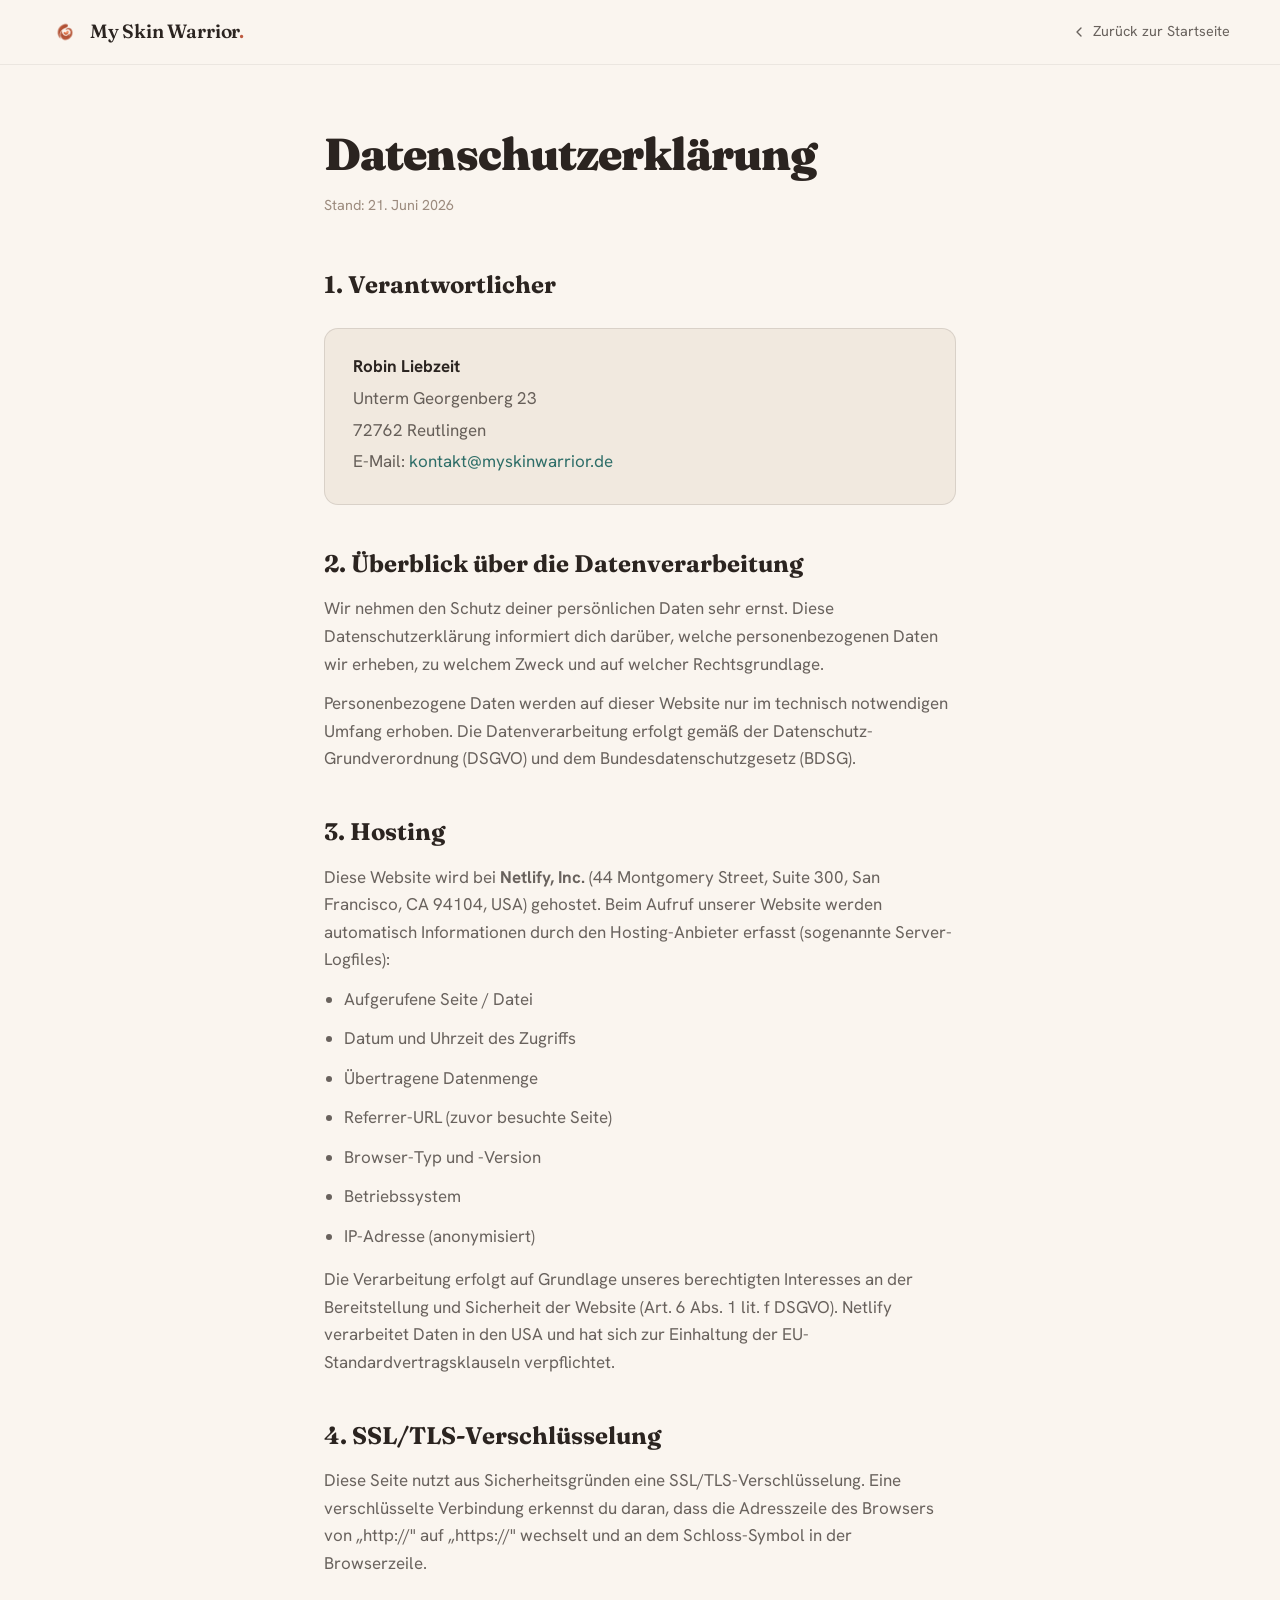
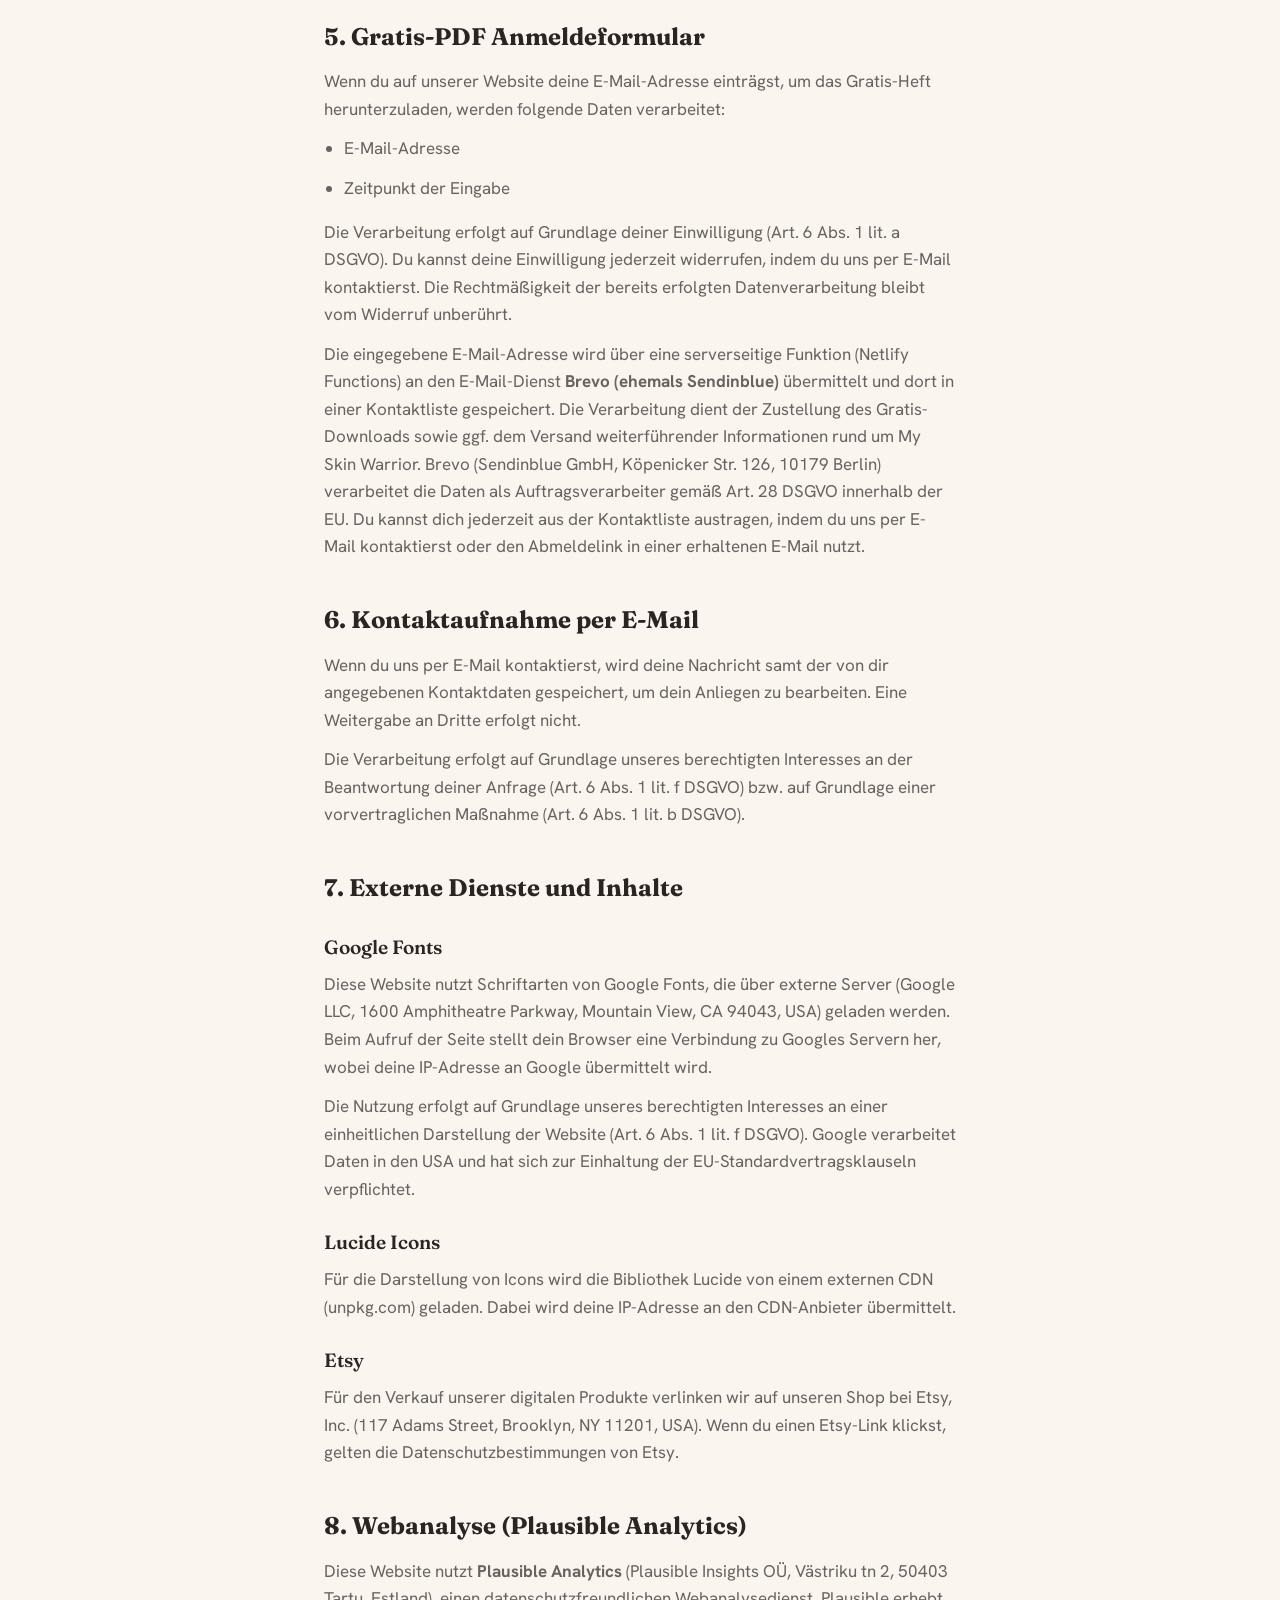
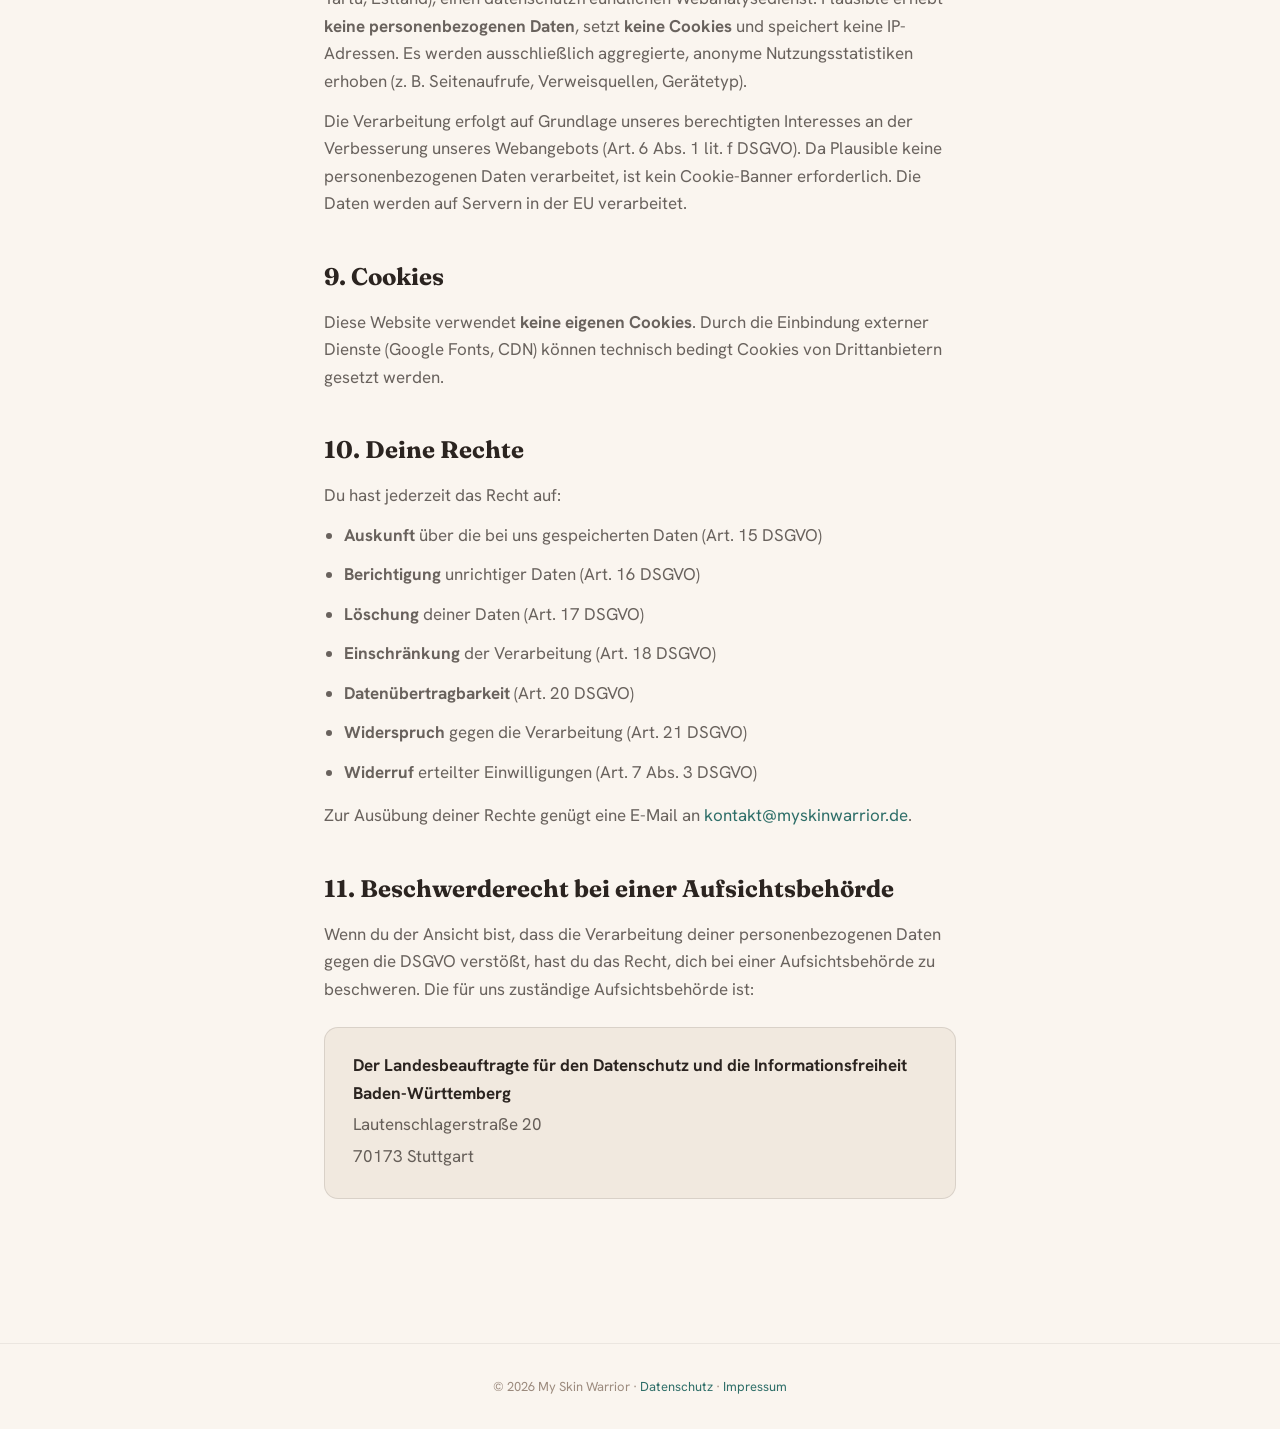
<file: datenschutz.html>
<!DOCTYPE html>
<html lang="de">
<head>
<meta charset="UTF-8">
<meta name="viewport" content="width=device-width, initial-scale=1.0">
<title>Datenschutzerklärung — My Skin Warrior</title>
<meta name="robots" content="noindex, follow">
<link rel="canonical" href="https://myskinwarrior.de/datenschutz.html">
<meta name="theme-color" content="#FAF5EF">
<link rel="icon" href="assets/icons/icon-192.png" sizes="192x192">
<link rel="apple-touch-icon" href="assets/icons/apple-touch-icon.png">
<link rel="stylesheet" href="tokens.css">
<script defer data-domain="myskinwarrior.de" src="https://plausible.io/js/script.outbound-links.js"></script>
<style>
  *, *::before, *::after { box-sizing: border-box; margin: 0; padding: 0; }
  html { scroll-behavior: smooth; }
  body {
    font-family: var(--font-body); background: var(--paper); color: var(--fg1);
    font-size: var(--text-base); line-height: var(--lh-body);
    -webkit-font-smoothing: antialiased;
  }
  a { color: var(--petrol); text-decoration: none; }
  a:hover { text-decoration: underline; }

  .site-header {
    position: sticky; top: 0; z-index: 100; background: var(--paper);
    border-bottom: 1px solid var(--line-soft); padding: 0 40px;
  }
  .header-inner {
    max-width: 1180px; margin: 0 auto; height: 64px;
    display: flex; align-items: center; justify-content: space-between;
  }
  .brand { display: inline-flex; align-items: center; gap: 10px; text-decoration: none; color: var(--fg1); }
  .brand img { width: 30px; height: 30px; }
  .brand .wordmark { font-family: var(--font-display); font-weight: 600; font-size: 1.2rem; letter-spacing: -0.01em; }
  .brand .dot { color: var(--terracotta); }
  .nav-back {
    display: inline-flex; align-items: center; gap: 6px;
    font-size: var(--text-sm); color: var(--fg2); text-decoration: none;
  }
  .nav-back:hover { color: var(--fg1); }
  .nav-back svg { width: 16px; height: 16px; fill: none; stroke: currentColor; stroke-width: 2; stroke-linecap: round; stroke-linejoin: round; }

  .legal { max-width: 680px; margin: 0 auto; padding: 64px 24px 120px; }
  .legal h1 {
    font-family: var(--font-display); font-weight: 900; font-size: clamp(2rem, 4vw, 2.8rem);
    line-height: 1.1; letter-spacing: var(--ls-tight); margin-bottom: 16px;
  }
  .legal .last-updated { font-size: var(--text-sm); color: var(--taupe); margin-bottom: 48px; }
  .legal h2 {
    font-family: var(--font-display); font-weight: 700; font-size: var(--text-lg);
    margin: 40px 0 12px; color: var(--fg1);
  }
  .legal h3 {
    font-family: var(--font-display); font-weight: 600; font-size: var(--text-md);
    margin: 24px 0 8px; color: var(--fg1);
  }
  .legal p, .legal li { color: var(--fg2); margin-bottom: 12px; }
  .legal ul { padding-left: 20px; margin-bottom: 16px; }
  .legal .info-block {
    background: var(--sand); border: 1px solid var(--line); border-radius: var(--r-card);
    padding: 24px 28px; margin: 24px 0;
  }
  .legal .info-block p { margin-bottom: 4px; }
  .legal .info-block strong { color: var(--fg1); }

  footer {
    border-top: 1px solid var(--line-soft); padding: 32px 40px; text-align: center;
  }
  footer p { font-size: 13px; color: var(--taupe); }
  footer a { color: var(--petrol); text-decoration: none; }
  footer a:hover { text-decoration: underline; }

  /* Dezentes Einblenden des Inhalts (CSS-only, respektiert reduced motion) */
  @media (prefers-reduced-motion: no-preference) {
    .legal { animation: legalFadeUp 0.6s var(--ease-out, ease-out) both; }
    @keyframes legalFadeUp {
      from { opacity: 0; transform: translateY(14px); }
      to   { opacity: 1; transform: none; }
    }
  }

  @media (max-width: 680px) {
    .site-header { padding: 0 20px; }
    .legal { padding: 40px 20px 80px; }
    footer { padding: 28px 20px; }
  }
</style>
</head>
<body>

<header class="site-header">
  <div class="header-inner">
    <a class="brand" href="index.html" aria-label="My Skin Warrior — Startseite">
      <img src="assets/logo.png" alt="">
      <span class="wordmark">My Skin Warrior<span class="dot">.</span></span>
    </a>
    <a class="nav-back" href="index.html">
      <svg viewBox="0 0 24 24"><polyline points="15 18 9 12 15 6"/></svg>
      Zurück zur Startseite
    </a>
  </div>
</header>

<div class="legal">
  <h1>Datenschutzerklärung</h1>
  <p class="last-updated">Stand: 21. Juni 2026</p>

  <!-- 1. VERANTWORTLICHER -->
  <h2>1. Verantwortlicher</h2>
  <div class="info-block">
    <p><strong>Robin Liebzeit</strong></p>
    <p>Unterm Georgenberg 23</p>
    <p>72762 Reutlingen</p>
    <p>E-Mail: <a href="mailto:kontakt@myskinwarrior.de">kontakt@myskinwarrior.de</a></p>
  </div>

  <!-- 2. ÜBERBLICK -->
  <h2>2. Überblick über die Datenverarbeitung</h2>
  <p>Wir nehmen den Schutz deiner persönlichen Daten sehr ernst. Diese Datenschutzerklärung informiert dich darüber, welche personenbezogenen Daten wir erheben, zu welchem Zweck und auf welcher Rechtsgrundlage.</p>
  <p>Personenbezogene Daten werden auf dieser Website nur im technisch notwendigen Umfang erhoben. Die Datenverarbeitung erfolgt gemäß der Datenschutz-Grundverordnung (DSGVO) und dem Bundesdatenschutzgesetz (BDSG).</p>

  <!-- 3. HOSTING -->
  <h2>3. Hosting</h2>
  <p>Diese Website wird bei <strong>Netlify, Inc.</strong> (44 Montgomery Street, Suite 300, San Francisco, CA 94104, USA) gehostet. Beim Aufruf unserer Website werden automatisch Informationen durch den Hosting-Anbieter erfasst (sogenannte Server-Logfiles):</p>
  <ul>
    <li>Aufgerufene Seite / Datei</li>
    <li>Datum und Uhrzeit des Zugriffs</li>
    <li>Übertragene Datenmenge</li>
    <li>Referrer-URL (zuvor besuchte Seite)</li>
    <li>Browser-Typ und -Version</li>
    <li>Betriebssystem</li>
    <li>IP-Adresse (anonymisiert)</li>
  </ul>
  <p>Die Verarbeitung erfolgt auf Grundlage unseres berechtigten Interesses an der Bereitstellung und Sicherheit der Website (Art. 6 Abs. 1 lit. f DSGVO). Netlify verarbeitet Daten in den USA und hat sich zur Einhaltung der EU-Standardvertragsklauseln verpflichtet.</p>

  <!-- 4. SSL/TLS -->
  <h2>4. SSL/TLS-Verschlüsselung</h2>
  <p>Diese Seite nutzt aus Sicherheitsgründen eine SSL/TLS-Verschlüsselung. Eine verschlüsselte Verbindung erkennst du daran, dass die Adresszeile des Browsers von „http://" auf „https://" wechselt und an dem Schloss-Symbol in der Browserzeile.</p>

  <!-- 5. E-MAIL-FORMULAR -->
  <h2>5. Gratis-PDF Anmeldeformular</h2>
  <p>Wenn du auf unserer Website deine E-Mail-Adresse einträgst, um das Gratis-Heft herunterzuladen, werden folgende Daten verarbeitet:</p>
  <ul>
    <li>E-Mail-Adresse</li>
    <li>Zeitpunkt der Eingabe</li>
  </ul>
  <p>Die Verarbeitung erfolgt auf Grundlage deiner Einwilligung (Art. 6 Abs. 1 lit. a DSGVO). Du kannst deine Einwilligung jederzeit widerrufen, indem du uns per E-Mail kontaktierst. Die Rechtmäßigkeit der bereits erfolgten Datenverarbeitung bleibt vom Widerruf unberührt.</p>
  <p>Die eingegebene E-Mail-Adresse wird über eine serverseitige Funktion (Netlify Functions) an den E-Mail-Dienst <strong>Brevo (ehemals Sendinblue)</strong> übermittelt und dort in einer Kontaktliste gespeichert. Die Verarbeitung dient der Zustellung des Gratis-Downloads sowie ggf. dem Versand weiterführender Informationen rund um My Skin Warrior. Brevo (Sendinblue GmbH, Köpenicker Str. 126, 10179 Berlin) verarbeitet die Daten als Auftragsverarbeiter gemäß Art. 28 DSGVO innerhalb der EU. Du kannst dich jederzeit aus der Kontaktliste austragen, indem du uns per E-Mail kontaktierst oder den Abmeldelink in einer erhaltenen E-Mail nutzt.</p>

  <!-- 6. KONTAKTAUFNAHME -->
  <h2>6. Kontaktaufnahme per E-Mail</h2>
  <p>Wenn du uns per E-Mail kontaktierst, wird deine Nachricht samt der von dir angegebenen Kontaktdaten gespeichert, um dein Anliegen zu bearbeiten. Eine Weitergabe an Dritte erfolgt nicht.</p>
  <p>Die Verarbeitung erfolgt auf Grundlage unseres berechtigten Interesses an der Beantwortung deiner Anfrage (Art. 6 Abs. 1 lit. f DSGVO) bzw. auf Grundlage einer vorvertraglichen Maßnahme (Art. 6 Abs. 1 lit. b DSGVO).</p>

  <!-- 7. EXTERNE DIENSTE -->
  <h2>7. Externe Dienste und Inhalte</h2>

  <h3>Google Fonts</h3>
  <p>Diese Website nutzt Schriftarten von Google Fonts, die über externe Server (Google LLC, 1600 Amphitheatre Parkway, Mountain View, CA 94043, USA) geladen werden. Beim Aufruf der Seite stellt dein Browser eine Verbindung zu Googles Servern her, wobei deine IP-Adresse an Google übermittelt wird.</p>
  <p>Die Nutzung erfolgt auf Grundlage unseres berechtigten Interesses an einer einheitlichen Darstellung der Website (Art. 6 Abs. 1 lit. f DSGVO). Google verarbeitet Daten in den USA und hat sich zur Einhaltung der EU-Standardvertragsklauseln verpflichtet.</p>

  <h3>Lucide Icons</h3>
  <p>Für die Darstellung von Icons wird die Bibliothek Lucide von einem externen CDN (unpkg.com) geladen. Dabei wird deine IP-Adresse an den CDN-Anbieter übermittelt.</p>

  <h3>Etsy</h3>
  <p>Für den Verkauf unserer digitalen Produkte verlinken wir auf unseren Shop bei Etsy, Inc. (117 Adams Street, Brooklyn, NY 11201, USA). Wenn du einen Etsy-Link klickst, gelten die Datenschutzbestimmungen von Etsy.</p>

  <!-- 8. WEBANALYSE -->
  <h2>8. Webanalyse (Plausible Analytics)</h2>
  <p>Diese Website nutzt <strong>Plausible Analytics</strong> (Plausible Insights OÜ, Västriku tn 2, 50403 Tartu, Estland), einen datenschutzfreundlichen Webanalysedienst. Plausible erhebt <strong>keine personenbezogenen Daten</strong>, setzt <strong>keine Cookies</strong> und speichert keine IP-Adressen. Es werden ausschließlich aggregierte, anonyme Nutzungsstatistiken erhoben (z.&nbsp;B. Seitenaufrufe, Verweisquellen, Gerätetyp).</p>
  <p>Die Verarbeitung erfolgt auf Grundlage unseres berechtigten Interesses an der Verbesserung unseres Webangebots (Art. 6 Abs. 1 lit. f DSGVO). Da Plausible keine personenbezogenen Daten verarbeitet, ist kein Cookie-Banner erforderlich. Die Daten werden auf Servern in der EU verarbeitet.</p>

  <!-- 9. COOKIES -->
  <h2>9. Cookies</h2>
  <p>Diese Website verwendet <strong>keine eigenen Cookies</strong>. Durch die Einbindung externer Dienste (Google Fonts, CDN) können technisch bedingt Cookies von Drittanbietern gesetzt werden.</p>

  <!-- 10. DEINE RECHTE -->
  <h2>10. Deine Rechte</h2>
  <p>Du hast jederzeit das Recht auf:</p>
  <ul>
    <li><strong>Auskunft</strong> über die bei uns gespeicherten Daten (Art. 15 DSGVO)</li>
    <li><strong>Berichtigung</strong> unrichtiger Daten (Art. 16 DSGVO)</li>
    <li><strong>Löschung</strong> deiner Daten (Art. 17 DSGVO)</li>
    <li><strong>Einschränkung</strong> der Verarbeitung (Art. 18 DSGVO)</li>
    <li><strong>Datenübertragbarkeit</strong> (Art. 20 DSGVO)</li>
    <li><strong>Widerspruch</strong> gegen die Verarbeitung (Art. 21 DSGVO)</li>
    <li><strong>Widerruf</strong> erteilter Einwilligungen (Art. 7 Abs. 3 DSGVO)</li>
  </ul>
  <p>Zur Ausübung deiner Rechte genügt eine E-Mail an <a href="mailto:kontakt@myskinwarrior.de">kontakt@myskinwarrior.de</a>.</p>

  <!-- 11. BESCHWERDERECHT -->
  <h2>11. Beschwerderecht bei einer Aufsichtsbehörde</h2>
  <p>Wenn du der Ansicht bist, dass die Verarbeitung deiner personenbezogenen Daten gegen die DSGVO verstößt, hast du das Recht, dich bei einer Aufsichtsbehörde zu beschweren. Die für uns zuständige Aufsichtsbehörde ist:</p>
  <div class="info-block">
    <p><strong>Der Landesbeauftragte für den Datenschutz und die Informationsfreiheit Baden-Württemberg</strong></p>
    <p>Lautenschlagerstraße 20</p>
    <p>70173 Stuttgart</p>
  </div>
</div>

<footer>
  <p>© 2026 My Skin Warrior · <a href="datenschutz.html">Datenschutz</a> · <a href="impressum.html">Impressum</a></p>
</footer>

</body>
</html>
</file>
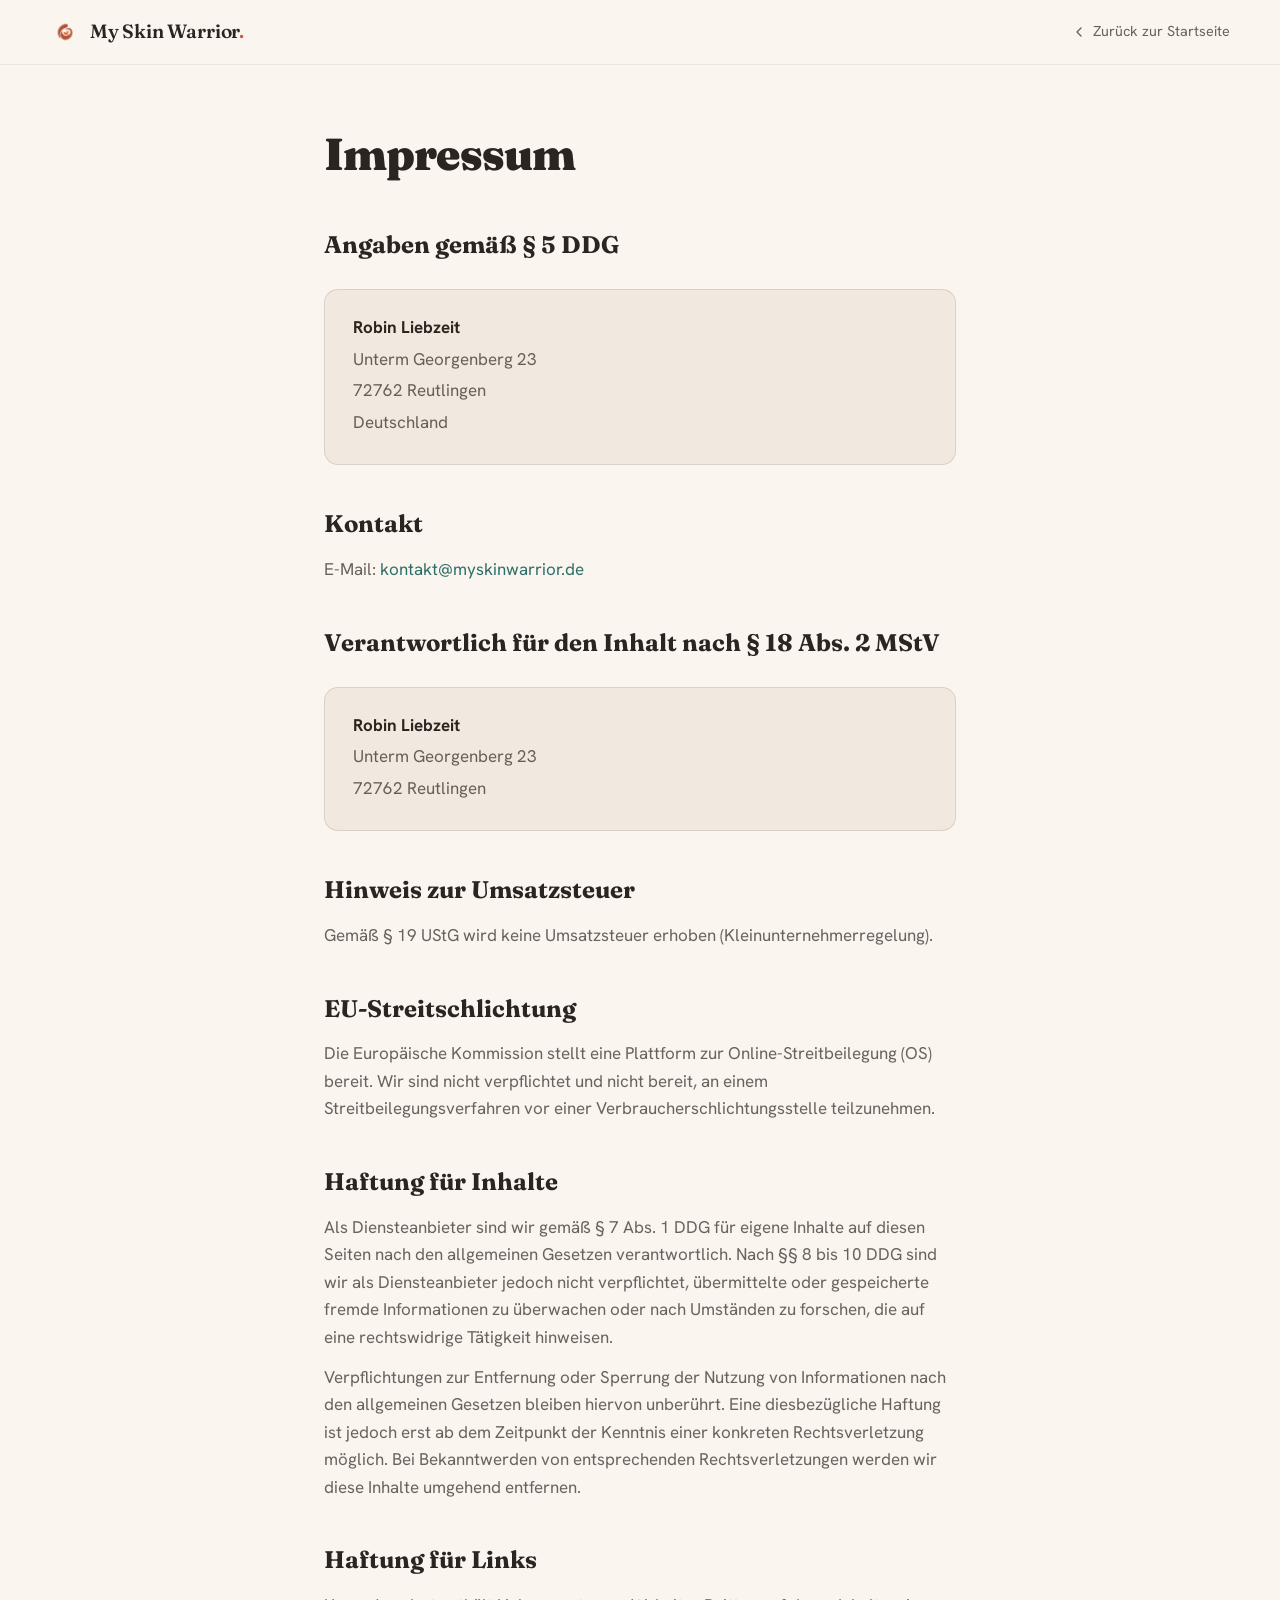
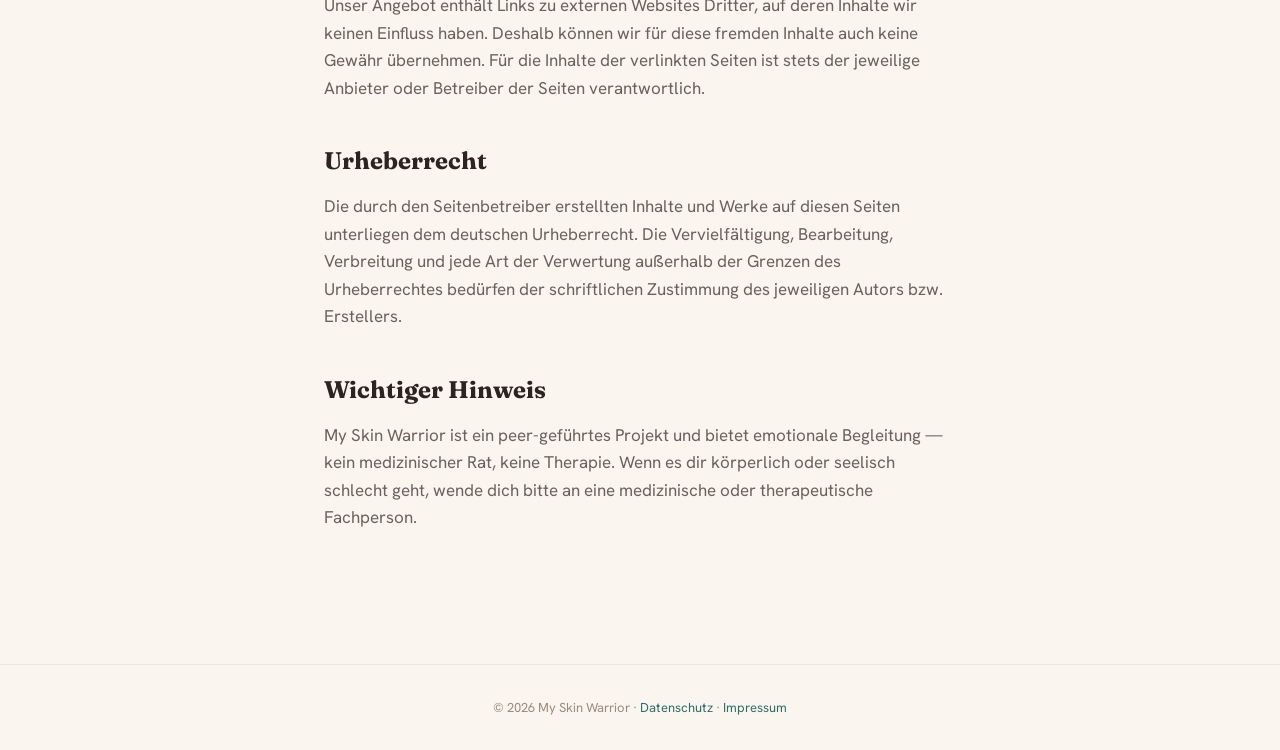
<file: impressum.html>
<!DOCTYPE html>
<html lang="de">
<head>
<meta charset="UTF-8">
<meta name="viewport" content="width=device-width, initial-scale=1.0">
<title>Impressum — My Skin Warrior</title>
<meta name="robots" content="noindex, follow">
<link rel="canonical" href="https://myskinwarrior.de/impressum.html">
<meta name="theme-color" content="#FAF5EF">
<link rel="icon" href="assets/icons/icon-192.png" sizes="192x192">
<link rel="apple-touch-icon" href="assets/icons/apple-touch-icon.png">
<link rel="stylesheet" href="tokens.css">
<script defer data-domain="myskinwarrior.de" src="https://plausible.io/js/script.outbound-links.js"></script>
<style>
  *, *::before, *::after { box-sizing: border-box; margin: 0; padding: 0; }
  html { scroll-behavior: smooth; }
  body {
    font-family: var(--font-body); background: var(--paper); color: var(--fg1);
    font-size: var(--text-base); line-height: var(--lh-body);
    -webkit-font-smoothing: antialiased;
  }
  a { color: var(--petrol); text-decoration: none; }
  a:hover { text-decoration: underline; }

  .site-header {
    position: sticky; top: 0; z-index: 100; background: var(--paper);
    border-bottom: 1px solid var(--line-soft); padding: 0 40px;
  }
  .header-inner {
    max-width: 1180px; margin: 0 auto; height: 64px;
    display: flex; align-items: center; justify-content: space-between;
  }
  .brand { display: inline-flex; align-items: center; gap: 10px; text-decoration: none; color: var(--fg1); }
  .brand img { width: 30px; height: 30px; }
  .brand .wordmark { font-family: var(--font-display); font-weight: 600; font-size: 1.2rem; letter-spacing: -0.01em; }
  .brand .dot { color: var(--terracotta); }
  .nav-back {
    display: inline-flex; align-items: center; gap: 6px;
    font-size: var(--text-sm); color: var(--fg2); text-decoration: none;
  }
  .nav-back:hover { color: var(--fg1); }
  .nav-back svg { width: 16px; height: 16px; fill: none; stroke: currentColor; stroke-width: 2; stroke-linecap: round; stroke-linejoin: round; }

  .legal { max-width: 680px; margin: 0 auto; padding: 64px 24px 120px; }
  .legal h1 {
    font-family: var(--font-display); font-weight: 900; font-size: clamp(2rem, 4vw, 2.8rem);
    line-height: 1.1; letter-spacing: var(--ls-tight); margin-bottom: 48px;
  }
  .legal h2 {
    font-family: var(--font-display); font-weight: 700; font-size: var(--text-lg);
    margin: 40px 0 12px; color: var(--fg1);
  }
  .legal p, .legal li { color: var(--fg2); margin-bottom: 12px; }
  .legal ul { padding-left: 20px; }
  .legal .info-block {
    background: var(--sand); border: 1px solid var(--line); border-radius: var(--r-card);
    padding: 24px 28px; margin: 24px 0;
  }
  .legal .info-block p { margin-bottom: 4px; }
  .legal .info-block strong { color: var(--fg1); }

  footer {
    border-top: 1px solid var(--line-soft); padding: 32px 40px; text-align: center;
  }
  footer p { font-size: 13px; color: var(--taupe); }
  footer a { color: var(--petrol); text-decoration: none; }
  footer a:hover { text-decoration: underline; }

  /* Dezentes Einblenden des Inhalts (CSS-only, respektiert reduced motion) */
  @media (prefers-reduced-motion: no-preference) {
    .legal { animation: legalFadeUp 0.6s var(--ease-out, ease-out) both; }
    @keyframes legalFadeUp {
      from { opacity: 0; transform: translateY(14px); }
      to   { opacity: 1; transform: none; }
    }
  }

  @media (max-width: 680px) {
    .site-header { padding: 0 20px; }
    .legal { padding: 40px 20px 80px; }
    footer { padding: 28px 20px; }
  }
</style>
</head>
<body>

<header class="site-header">
  <div class="header-inner">
    <a class="brand" href="index.html" aria-label="My Skin Warrior — Startseite">
      <img src="assets/logo.png" alt="">
      <span class="wordmark">My Skin Warrior<span class="dot">.</span></span>
    </a>
    <a class="nav-back" href="index.html">
      <svg viewBox="0 0 24 24"><polyline points="15 18 9 12 15 6"/></svg>
      Zurück zur Startseite
    </a>
  </div>
</header>

<div class="legal">
  <h1>Impressum</h1>

  <h2>Angaben gemäß § 5 DDG</h2>
  <div class="info-block">
    <p><strong>Robin Liebzeit</strong></p>
    <p>Unterm Georgenberg 23</p>
    <p>72762 Reutlingen</p>
    <p>Deutschland</p>
  </div>

  <h2>Kontakt</h2>
  <p>E-Mail: <a href="mailto:kontakt@myskinwarrior.de">kontakt@myskinwarrior.de</a></p>

  <h2>Verantwortlich für den Inhalt nach § 18 Abs. 2 MStV</h2>
  <div class="info-block">
    <p><strong>Robin Liebzeit</strong></p>
    <p>Unterm Georgenberg 23</p>
    <p>72762 Reutlingen</p>
  </div>

  <h2>Hinweis zur Umsatzsteuer</h2>
  <p>Gemäß § 19 UStG wird keine Umsatzsteuer erhoben (Kleinunternehmerregelung).</p>

  <h2>EU-Streitschlichtung</h2>
  <p>Die Europäische Kommission stellt eine Plattform zur Online-Streitbeilegung (OS) bereit. Wir sind nicht verpflichtet und nicht bereit, an einem Streitbeilegungsverfahren vor einer Verbraucherschlichtungsstelle teilzunehmen.</p>

  <h2>Haftung für Inhalte</h2>
  <p>Als Diensteanbieter sind wir gemäß § 7 Abs. 1 DDG für eigene Inhalte auf diesen Seiten nach den allgemeinen Gesetzen verantwortlich. Nach §§ 8 bis 10 DDG sind wir als Diensteanbieter jedoch nicht verpflichtet, übermittelte oder gespeicherte fremde Informationen zu überwachen oder nach Umständen zu forschen, die auf eine rechtswidrige Tätigkeit hinweisen.</p>
  <p>Verpflichtungen zur Entfernung oder Sperrung der Nutzung von Informationen nach den allgemeinen Gesetzen bleiben hiervon unberührt. Eine diesbezügliche Haftung ist jedoch erst ab dem Zeitpunkt der Kenntnis einer konkreten Rechtsverletzung möglich. Bei Bekanntwerden von entsprechenden Rechtsverletzungen werden wir diese Inhalte umgehend entfernen.</p>

  <h2>Haftung für Links</h2>
  <p>Unser Angebot enthält Links zu externen Websites Dritter, auf deren Inhalte wir keinen Einfluss haben. Deshalb können wir für diese fremden Inhalte auch keine Gewähr übernehmen. Für die Inhalte der verlinkten Seiten ist stets der jeweilige Anbieter oder Betreiber der Seiten verantwortlich.</p>

  <h2>Urheberrecht</h2>
  <p>Die durch den Seitenbetreiber erstellten Inhalte und Werke auf diesen Seiten unterliegen dem deutschen Urheberrecht. Die Vervielfältigung, Bearbeitung, Verbreitung und jede Art der Verwertung außerhalb der Grenzen des Urheberrechtes bedürfen der schriftlichen Zustimmung des jeweiligen Autors bzw. Erstellers.</p>

  <h2>Wichtiger Hinweis</h2>
  <p>My Skin Warrior ist ein peer-geführtes Projekt und bietet emotionale Begleitung — kein medizinischer Rat, keine Therapie. Wenn es dir körperlich oder seelisch schlecht geht, wende dich bitte an eine medizinische oder therapeutische Fachperson.</p>
</div>

<footer>
  <p>© 2026 My Skin Warrior · <a href="datenschutz.html">Datenschutz</a> · <a href="impressum.html">Impressum</a></p>
</footer>

</body>
</html>
</file>
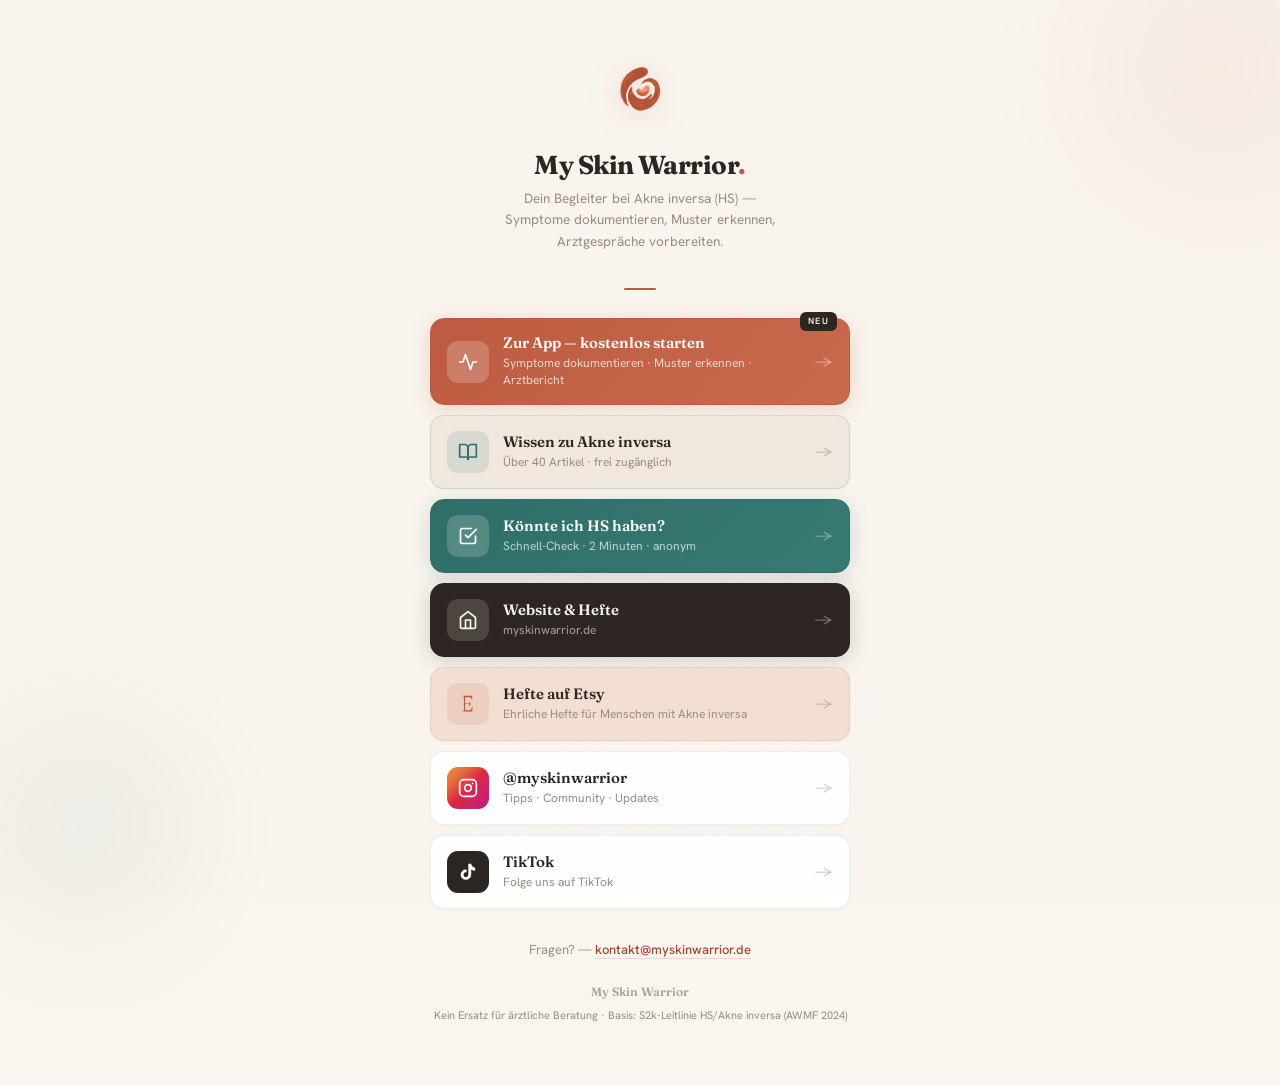
<file: linktree.html>
<!DOCTYPE html>
<html lang="de">
<head>
<meta charset="UTF-8">
<meta name="viewport" content="width=device-width, initial-scale=1.0">
<title>My Skin Warrior — App, Hefte &amp; Wissen | Links</title>
<meta name="description" content="Alle Links von My Skin Warrior — das kostenlose Akne-inversa-Tagebuch, der Wissensbereich, die Hefte und die Community.">
<!-- Linkhub, kein Ranking-Ziel: nicht indexieren, Links aber verfolgen -->
<meta name="robots" content="noindex, follow">
<link rel="canonical" href="https://myskinwarrior.de/linktree.html">
<meta name="theme-color" content="#FAF5EF">
<meta property="og:type" content="website">
<meta property="og:site_name" content="My Skin Warrior">
<meta property="og:locale" content="de_DE">
<meta property="og:url" content="https://myskinwarrior.de/linktree.html">
<meta property="og:title" content="My Skin Warrior — App, Hefte &amp; Wissen">
<meta property="og:description" content="Das kostenlose Akne-inversa-Tagebuch, der Wissensbereich, die Hefte und die Community — alles an einem Ort.">
<meta property="og:image" content="https://myskinwarrior.de/assets/og/og-home.jpg">
<meta property="og:image:width" content="1200">
<meta property="og:image:height" content="630">
<link rel="icon" href="assets/icons/icon-192.png" sizes="192x192">
<link rel="apple-touch-icon" href="assets/icons/apple-touch-icon.png">
<link rel="preconnect" href="https://fonts.googleapis.com">
<link rel="preconnect" href="https://fonts.gstatic.com" crossorigin>
<link href="https://fonts.googleapis.com/css2?family=Fraunces:ital,opsz,wght@0,9..144,400;0,9..144,500;0,9..144,600;0,9..144,700;0,9..144,900;1,9..144,400;1,9..144,500&family=Hanken+Grotesk:wght@400;500;600;700&display=swap" rel="stylesheet">
<!-- outbound-links: misst Klicks auf app.myskinwarrior.de und Etsy -->
<script defer data-domain="myskinwarrior.de" src="https://plausible.io/js/script.outbound-links.js"></script>
<style>
:root {
  --paper: #FAF5EF;
  --paper-deep: #F6EFE6;
  --espresso: #2B2420;
  --espresso-2: #3A322C;
  --terracotta: #BD5A40;
  --terracotta-ink: #9E4630;
  --terracotta-press: #A24A33;
  --petrol: #2E6E68;
  --petrol-press: #255C57;
  --sand: #F1E9DF;
  --blush: #F3E0D2;
  --taupe: #9C8B7E;

  --font-display: 'Fraunces', Georgia, serif;
  --font-body: 'Hanken Grotesk', system-ui, sans-serif;
}

*, *::before, *::after { margin: 0; padding: 0; box-sizing: border-box; }

body {
  font-family: var(--font-body);
  background: var(--paper);
  color: var(--espresso);
  min-height: 100vh;
  display: flex;
  justify-content: center;
  padding: 0 20px 60px;
  overflow-x: hidden;
  -webkit-font-smoothing: antialiased;
  -moz-osx-font-smoothing: grayscale;
}

/* Grain texture overlay */
body::before {
  content: '';
  position: fixed;
  inset: 0;
  opacity: 0.028;
  background-image: url("data:image/svg+xml,%3Csvg viewBox='0 0 256 256' xmlns='http://www.w3.org/2000/svg'%3E%3Cfilter id='n'%3E%3CfeTurbulence type='fractalNoise' baseFrequency='0.9' numOctaves='4' stitchTiles='stitch'/%3E%3C/filter%3E%3Crect width='100%25' height='100%25' filter='url(%23n)'/%3E%3C/svg%3E");
  background-size: 200px;
  pointer-events: none;
  z-index: 9999;
}

/* Warm gradient orbs */
body::after {
  content: '';
  position: fixed;
  top: -20vh;
  right: -15vw;
  width: 60vw;
  height: 60vw;
  max-width: 500px;
  max-height: 500px;
  background: radial-gradient(circle, rgba(189,90,64,0.06) 0%, transparent 65%);
  pointer-events: none;
  z-index: 0;
}

.orb-bottom {
  position: fixed;
  bottom: -15vh;
  left: -10vw;
  width: 50vw;
  height: 50vw;
  max-width: 420px;
  max-height: 420px;
  background: radial-gradient(circle, rgba(46,110,104,0.05) 0%, transparent 65%);
  pointer-events: none;
  z-index: 0;
}

.container {
  max-width: 420px;
  width: 100%;
  padding-top: 48px;
  position: relative;
  z-index: 1;
}

/* ——— HEADER ——— */
.header {
  text-align: center;
  margin-bottom: 36px;
}

.logo {
  width: 82px;
  height: 82px;
  border-radius: 50%;
  object-fit: cover;
  margin-bottom: 16px;
  opacity: 0;
  animation: fadeScale 0.7s cubic-bezier(0.22, 0.61, 0.36, 1) forwards;
  filter: drop-shadow(0 4px 16px rgba(189,90,64,0.18));
}

.brand-name {
  font-family: var(--font-display);
  font-weight: 700;
  font-size: 26px;
  color: var(--espresso);
  letter-spacing: -0.02em;
  line-height: 1.1;
  margin-bottom: 4px;
  opacity: 0;
  animation: fadeUp 0.6s 0.1s cubic-bezier(0.22, 0.61, 0.36, 1) forwards;
}

.brand-name .dot {
  color: var(--terracotta);
}

.brand-tagline {
  font-size: 13.5px;
  color: var(--taupe);
  line-height: 1.6;
  max-width: 300px;
  margin: 8px auto 0;
  font-weight: 400;
  opacity: 0;
  animation: fadeUp 0.6s 0.18s cubic-bezier(0.22, 0.61, 0.36, 1) forwards;
}

/* ——— DIVIDER ——— */
.divider {
  width: 32px;
  height: 2px;
  background: var(--terracotta);
  border-radius: 2px;
  margin: 0 auto 28px;
  opacity: 0;
  animation: fadeUp 0.5s 0.25s cubic-bezier(0.22, 0.61, 0.36, 1) forwards;
}

/* ——— LINK CARDS ——— */
.links {
  display: flex;
  flex-direction: column;
  gap: 10px;
  margin-bottom: 32px;
}

.link-card {
  display: flex;
  align-items: center;
  gap: 14px;
  padding: 15px 16px;
  border-radius: 14px;
  text-decoration: none;
  color: var(--espresso);
  background: #fff;
  border: 1.5px solid rgba(43,36,32,0.07);
  box-shadow: 0 1px 3px rgba(43,36,32,0.04);
  cursor: pointer;
  transition: transform 0.22s cubic-bezier(0.22, 0.61, 0.36, 1),
              box-shadow 0.22s cubic-bezier(0.22, 0.61, 0.36, 1),
              border-color 0.22s ease;
  -webkit-tap-highlight-color: transparent;
  font-family: var(--font-body);
  width: 100%;
  position: relative;
  opacity: 0;
  animation: fadeUp 0.55s cubic-bezier(0.22, 0.61, 0.36, 1) forwards;
}

/* Staffelung über --i an der Karte — wächst mit, wenn Karten dazukommen */
.link-card { animation-delay: calc(0.3s + var(--i, 0) * 0.07s); }

.link-card:hover {
  transform: translateY(-2px);
  box-shadow: 0 8px 24px rgba(43,36,32,0.08);
  border-color: rgba(189,90,64,0.2);
}

.link-card:active {
  transform: translateY(0) scale(0.985);
}

/* Primary card — Homepage */
.card-primary {
  background: var(--espresso);
  color: var(--paper);
  border-color: var(--espresso);
  box-shadow: 0 4px 20px rgba(43,36,32,0.18);
}
.card-primary:hover {
  box-shadow: 0 10px 32px rgba(43,36,32,0.24);
  border-color: var(--espresso-2);
}
.card-primary .lc-sub { color: rgba(250,245,239,0.6); }
.card-primary .lc-arrow { color: rgba(250,245,239,0.4); }

/* Etsy card — terracotta accent */
.card-etsy {
  background: var(--blush);
  border-color: rgba(189,90,64,0.12);
}
.card-etsy:hover {
  border-color: rgba(189,90,64,0.3);
  box-shadow: 0 8px 24px rgba(189,90,64,0.1);
}

/* Quiz card — petrol accent */
.card-quiz {
  background: linear-gradient(135deg, var(--petrol) 0%, #357A73 100%);
  color: #fff;
  border-color: var(--petrol);
  box-shadow: 0 4px 20px rgba(46,110,104,0.2);
}
.card-quiz:hover {
  box-shadow: 0 10px 32px rgba(46,110,104,0.28);
  border-color: var(--petrol-press);
}
.card-quiz .lc-sub { color: rgba(255,255,255,0.7); }
.card-quiz .lc-arrow { color: rgba(255,255,255,0.4); }

/* App card — Terracotta, der Haupt-Einstieg */
.card-app {
  background: linear-gradient(135deg, var(--terracotta) 0%, #C96A4C 100%);
  color: #fff;
  border-color: var(--terracotta);
  box-shadow: 0 4px 20px rgba(189,90,64,0.22);
}
.card-app:hover {
  box-shadow: 0 10px 32px rgba(189,90,64,0.3);
  border-color: var(--terracotta-press);
}
.card-app .lc-sub { color: rgba(255,255,255,0.75); }
.card-app .lc-arrow { color: rgba(255,255,255,0.45); }

/* Wissen card — Sand mit Petrol-Akzent */
.card-wissen {
  background: var(--sand);
  border-color: rgba(46,110,104,0.14);
}
.card-wissen:hover {
  border-color: rgba(46,110,104,0.32);
  box-shadow: 0 8px 24px rgba(46,110,104,0.1);
}

/* „Neu"-Pill auf der App-Karte */
.lc-badge {
  position: absolute;
  top: -7px;
  right: 12px;
  background: var(--espresso);
  color: var(--paper);
  font-size: 9px;
  font-weight: 600;
  letter-spacing: 0.14em;
  text-transform: uppercase;
  padding: 3px 8px;
  border-radius: 6px;
  line-height: 1.4;
}

/* Icon wrapper */
.lc-icon {
  width: 42px;
  height: 42px;
  border-radius: 11px;
  display: flex;
  align-items: center;
  justify-content: center;
  flex-shrink: 0;
}
.lc-icon svg {
  width: 20px;
  height: 20px;
}

.lc-icon-home {
  background: rgba(250,245,239,0.15);
  color: var(--paper);
}
.lc-icon-etsy {
  background: rgba(189,90,64,0.12);
  color: var(--terracotta);
}
.lc-icon-quiz {
  background: rgba(255,255,255,0.18);
  color: #fff;
}
.lc-icon-app {
  background: rgba(255,255,255,0.2);
  color: #fff;
}
.lc-icon-wissen {
  background: rgba(46,110,104,0.12);
  color: var(--petrol);
}
.lc-icon-ig {
  background: linear-gradient(135deg, #f09433, #e6683c, #dc2743, #cc2366, #bc1888);
  color: #fff;
  border-radius: 11px;
}
.lc-icon-tiktok {
  background: var(--espresso);
  color: #fff;
}

.lc-text { flex: 1; min-width: 0; }

.lc-title {
  font-family: var(--font-display);
  font-weight: 600;
  font-size: 15px;
  line-height: 1.25;
  margin-bottom: 2px;
}

.lc-sub {
  font-size: 12px;
  color: var(--taupe);
  line-height: 1.4;
  font-weight: 400;
}

.lc-arrow {
  font-size: 16px;
  color: rgba(43,36,32,0.25);
  flex-shrink: 0;
  transition: transform 0.2s ease;
}
.link-card:hover .lc-arrow {
  transform: translateX(2px);
}

/* ——— CONTACT ——— */
.contact {
  text-align: center;
  font-size: 13px;
  color: var(--taupe);
  opacity: 0;
  animation: fadeUp 0.5s 0.79s cubic-bezier(0.22, 0.61, 0.36, 1) forwards;
}
.contact a {
  color: var(--terracotta-ink);
  text-decoration: none;
  font-weight: 500;
  border-bottom: 1px solid rgba(189,90,64,0.2);
  transition: border-color 0.2s;
}
.contact a:hover {
  border-color: var(--terracotta);
}

/* ——— FOOTER ——— */
.footer {
  text-align: center;
  font-size: 11px;
  color: var(--taupe);
  margin-top: 24px;
  line-height: 1.7;
  opacity: 0;
  animation: fadeUp 0.5s 0.86s cubic-bezier(0.22, 0.61, 0.36, 1) forwards;
}

.footer-brand {
  font-family: var(--font-display);
  font-weight: 600;
  font-size: 12px;
  color: var(--espresso);
  opacity: 0.4;
  margin-bottom: 4px;
}

/* ——— ANIMATIONS ——— */
@keyframes fadeUp {
  from { transform: translateY(14px); opacity: 0; }
  to   { transform: translateY(0);    opacity: 1; }
}
@keyframes fadeScale {
  from { transform: scale(0.85); opacity: 0; }
  to   { transform: scale(1);    opacity: 1; }
}

/* Atmende Orbs — nur bei aktivierter Motion, sonst statisch */
@media (prefers-reduced-motion: no-preference) {
  body::after { animation: orbDriftA 26s ease-in-out infinite alternate; }
  .orb-bottom { animation: orbDriftB 32s ease-in-out infinite alternate; }
}
@keyframes orbDriftA { to { transform: translate(-6vw, 5vh) scale(1.08); } }
@keyframes orbDriftB { to { transform: translate(5vw, -4vh) scale(1.06); } }

/* Icon-Microinteraction beim Card-Hover */
.lc-icon { transition: transform 0.25s cubic-bezier(0.22, 0.61, 0.36, 1); }
@media (hover: hover) and (pointer: fine) {
  .link-card:hover .lc-icon { transform: scale(1.06) rotate(-2deg); }
}

/* ——————————————————————————————————————
   MODAL / QUIZ
—————————————————————————————————————— */
.modal-overlay {
  display: none;
  position: fixed;
  inset: 0;
  background: rgba(43,36,32,0.45);
  z-index: 200;
  align-items: flex-end;
  justify-content: center;
  backdrop-filter: blur(6px);
  -webkit-backdrop-filter: blur(6px);
}
.modal-overlay.active { display: flex; }

.modal {
  background: var(--paper);
  border-radius: 24px 24px 0 0;
  padding: 8px 22px 40px;
  width: 100%;
  max-width: 460px;
  max-height: 92vh;
  overflow-y: auto;
  animation: slideUp 0.35s cubic-bezier(0.22, 0.61, 0.36, 1) both;
  -webkit-overflow-scrolling: touch;
}
@keyframes slideUp {
  from { transform: translateY(100%); opacity: 0; }
  to   { transform: translateY(0);    opacity: 1; }
}

.modal-handle {
  width: 36px;
  height: 4px;
  background: var(--taupe);
  border-radius: 4px;
  margin: 12px auto 20px;
  opacity: 0.3;
}

.modal-title {
  font-family: var(--font-display);
  font-weight: 700;
  font-size: 21px;
  color: var(--espresso);
  margin-bottom: 6px;
  line-height: 1.2;
}

.modal-sub {
  font-size: 13px;
  color: var(--taupe);
  margin-bottom: 20px;
  line-height: 1.55;
}

/* Progress */
.quiz-progress {
  height: 4px;
  background: var(--sand);
  border-radius: 10px;
  margin-bottom: 24px;
  overflow: hidden;
}
.quiz-progress-bar {
  height: 100%;
  background: linear-gradient(90deg, var(--terracotta), var(--petrol));
  border-radius: 10px;
  transition: width 0.4s cubic-bezier(0.22, 0.61, 0.36, 1);
  width: 0%;
}

/* Question */
.quiz-question {
  font-family: var(--font-display);
  font-weight: 600;
  font-size: 16px;
  color: var(--espresso);
  margin-bottom: 14px;
  line-height: 1.45;
}

.quiz-options {
  display: flex;
  flex-direction: column;
  gap: 8px;
  margin-bottom: 20px;
}

.quiz-option {
  padding: 12px 14px;
  border-radius: 11px;
  border: 1.5px solid rgba(43,36,32,0.1);
  background: #fff;
  color: var(--espresso);
  font-family: var(--font-body);
  font-size: 14px;
  cursor: pointer;
  text-align: left;
  line-height: 1.45;
  transition: border-color 0.15s, background 0.15s, color 0.15s, transform 0.15s ease;
  width: 100%;
  -webkit-tap-highlight-color: transparent;
}
.quiz-option:active { transform: scale(0.98); }

/* Sanfter Fragenwechsel (Klasse wird von nextQuestion/prevQuestion getoggelt) */
#questionText, #optionsContainer { transition: opacity 0.18s ease, transform 0.18s ease; }
.q-swap #questionText, .q-swap #optionsContainer { opacity: 0; transform: translateY(6px); }
.quiz-option:hover {
  border-color: var(--terracotta);
  background: var(--blush);
}
.quiz-option.selected {
  border-color: var(--terracotta);
  background: var(--terracotta);
  color: #fff;
}

/* Nav buttons */
.quiz-nav { display: flex; gap: 10px; }

.btn-back {
  flex: 1;
  padding: 13px;
  border-radius: 11px;
  border: 1.5px solid rgba(43,36,32,0.1);
  background: transparent;
  color: var(--taupe);
  font-family: var(--font-body);
  font-weight: 600;
  font-size: 14px;
  cursor: pointer;
  -webkit-tap-highlight-color: transparent;
  transition: border-color 0.2s;
}
.btn-back:hover { border-color: var(--espresso); color: var(--espresso); }

.btn-next {
  flex: 2;
  padding: 13px;
  border-radius: 11px;
  border: none;
  background: var(--espresso);
  color: var(--paper);
  font-family: var(--font-display);
  font-weight: 600;
  font-size: 14px;
  cursor: pointer;
  opacity: 0.3;
  transition: opacity 0.2s, transform 0.15s;
  -webkit-tap-highlight-color: transparent;
}
.btn-next.ready { opacity: 1; }
.btn-next.ready:hover { transform: translateY(-1px); }

/* Result */
.quiz-result { display: none; text-align: center; padding: 4px 0; animation: fadeUp 0.4s cubic-bezier(0.22, 0.61, 0.36, 1) both; }
.quiz-result .result-score { animation: scorePop 0.5s cubic-bezier(0.22, 0.61, 0.36, 1) 0.15s backwards; }
@keyframes scorePop {
  0%   { opacity: 0; transform: scale(0.7); }
  70%  { transform: scale(1.05); }
  100% { opacity: 1; transform: scale(1); }
}

.result-icon {
  font-size: 44px;
  margin-bottom: 10px;
  display: block;
}

.result-title {
  font-family: var(--font-display);
  font-weight: 700;
  font-size: 20px;
  color: var(--espresso);
  margin-bottom: 8px;
  line-height: 1.3;
}

.result-score {
  display: inline-block;
  background: var(--espresso);
  color: var(--paper);
  font-family: var(--font-display);
  font-weight: 900;
  font-size: 28px;
  padding: 8px 24px;
  border-radius: 12px;
  margin: 10px 0 14px;
}

.result-text {
  font-size: 14px;
  color: var(--taupe);
  line-height: 1.65;
  margin-bottom: 18px;
  text-align: left;
}

/* Sekundärer Ausweg aus dem Quiz — hält die Hefte im Funnel */
.result-link-secondary {
  display: block;
  margin-top: 14px;
  text-align: center;
  font-size: 13px;
  color: var(--taupe);
  text-decoration: none;
  transition: color 0.2s ease;
}
.result-link-secondary:hover { color: var(--terracotta-ink); }

.result-warning {
  background: #FFF8E6;
  border: 1.5px solid #E8C94A;
  border-radius: 10px;
  padding: 11px 14px;
  font-size: 12.5px;
  color: #7A5800;
  margin-bottom: 18px;
  text-align: left;
  line-height: 1.55;
}

.btn-cta-result {
  display: block;
  width: 100%;
  padding: 14px;
  border-radius: 12px;
  background: var(--terracotta);
  color: #fff;
  font-family: var(--font-display);
  font-weight: 600;
  font-size: 15px;
  text-decoration: none;
  text-align: center;
  margin-bottom: 10px;
  box-shadow: 0 4px 16px rgba(189,90,64,0.25);
  transition: transform 0.2s, box-shadow 0.2s;
}
.btn-cta-result:hover {
  transform: translateY(-1px);
  box-shadow: 0 8px 24px rgba(189,90,64,0.3);
}

.btn-close {
  display: block;
  width: 100%;
  padding: 12px;
  border-radius: 11px;
  border: 1.5px solid rgba(43,36,32,0.08);
  background: transparent;
  color: var(--taupe);
  font-family: var(--font-body);
  font-size: 13px;
  cursor: pointer;
  -webkit-tap-highlight-color: transparent;
}

/* ——— REDUCED MOTION ——— */
@media (prefers-reduced-motion: reduce) {
  *, *::before, *::after {
    animation-duration: 0.01ms !important;
    transition-duration: 0.01ms !important;
  }
}
</style>
</head>
<body>

<div class="orb-bottom"></div>

<div class="container">

  <!-- HEADER -->
  <div class="header">
    <img class="logo" src="assets/logo.png" alt="My Skin Warrior Logo">
    <div class="brand-name">My Skin Warrior<span class="dot">.</span></div>
    <p class="brand-tagline">Dein Begleiter bei Akne inversa (HS)&nbsp;— Symptome dokumentieren, Muster erkennen, Arztgespräche vorbereiten.</p>
  </div>

  <div class="divider"></div>

  <!-- LINKS -->
  <div class="links">

    <!-- 1 · Die App -->
    <a href="https://app.myskinwarrior.de/signup" target="_blank" rel="noopener" class="link-card card-app" style="--i:0">
      <span class="lc-badge">Neu</span>
      <div class="lc-icon lc-icon-app">
        <svg viewBox="0 0 24 24" fill="none" stroke="currentColor" stroke-width="2" stroke-linecap="round" stroke-linejoin="round"><path d="M22 12h-4l-3 9L9 3l-3 9H2"/></svg>
      </div>
      <div class="lc-text">
        <div class="lc-title">Zur App — kostenlos starten</div>
        <div class="lc-sub">Symptome dokumentieren · Muster erkennen · Arztbericht</div>
      </div>
      <span class="lc-arrow">→</span>
    </a>

    <!-- 2 · Wissensbereich -->
    <a href="https://app.myskinwarrior.de/knowledge" target="_blank" rel="noopener" class="link-card card-wissen" style="--i:1">
      <div class="lc-icon lc-icon-wissen">
        <svg viewBox="0 0 24 24" fill="none" stroke="currentColor" stroke-width="2" stroke-linecap="round" stroke-linejoin="round"><path d="M2 3h6a4 4 0 0 1 4 4v14a3 3 0 0 0-3-3H2z"/><path d="M22 3h-6a4 4 0 0 0-4 4v14a3 3 0 0 1 3-3h7z"/></svg>
      </div>
      <div class="lc-text">
        <div class="lc-title">Wissen zu Akne inversa</div>
        <div class="lc-sub">Über 40 Artikel · frei zugänglich</div>
      </div>
      <span class="lc-arrow">→</span>
    </a>

    <!-- 3 · HS Schnell-Check -->
    <div class="link-card card-quiz" id="checkerBtn" role="button" tabindex="0" style="--i:2">
      <div class="lc-icon lc-icon-quiz">
        <svg viewBox="0 0 24 24" fill="none" stroke="currentColor" stroke-width="2" stroke-linecap="round" stroke-linejoin="round"><path d="M9 11l3 3L22 4"/><path d="M21 12v7a2 2 0 0 1-2 2H5a2 2 0 0 1-2-2V5a2 2 0 0 1 2-2h11"/></svg>
      </div>
      <div class="lc-text">
        <div class="lc-title">Könnte ich HS haben?</div>
        <div class="lc-sub">Schnell-Check · 2 Minuten · anonym</div>
      </div>
      <span class="lc-arrow">→</span>
    </div>

    <!-- 4 · Homepage -->
    <a href="https://myskinwarrior.de" target="_blank" rel="noopener" class="link-card card-primary" style="--i:3">
      <div class="lc-icon lc-icon-home">
        <svg viewBox="0 0 24 24" fill="none" stroke="currentColor" stroke-width="2" stroke-linecap="round" stroke-linejoin="round"><path d="M3 9l9-7 9 7v11a2 2 0 0 1-2 2H5a2 2 0 0 1-2-2z"/><polyline points="9 22 9 12 15 12 15 22"/></svg>
      </div>
      <div class="lc-text">
        <div class="lc-title">Website &amp; Hefte</div>
        <div class="lc-sub">myskinwarrior.de</div>
      </div>
      <span class="lc-arrow">→</span>
    </a>

    <!-- 5 · Etsy -->
    <a href="https://www.etsy.com/de/listing/4524014523/akne-inversa-hidradenitis-suppurativa" target="_blank" rel="noopener" class="link-card card-etsy" style="--i:4">
      <div class="lc-icon lc-icon-etsy">
        <svg viewBox="0 0 24 24" fill="currentColor"><path d="M8.56 5.06c0-.52.04-1.3.6-1.3h4.12c2.72 0 3.04 2.14 3.24 3.02h.76l-.36-4.78H5.48l.04.7c1.28.12 1.6.28 1.6 1.58v14.48c0 1.3-.32 1.46-1.6 1.58l-.04.7h11.56l.52-5.02h-.78c-.46 2.08-1.14 3.62-3.84 3.62H9.16c-.56 0-.6-.78-.6-1.3v-6.32h3.08c1.88 0 2.18.98 2.38 2.3h.72V9.2h-.72c-.2 1.32-.5 2.3-2.38 2.3H8.56V5.06z"/></svg>
      </div>
      <div class="lc-text">
        <div class="lc-title">Hefte auf Etsy</div>
        <div class="lc-sub">Ehrliche Hefte für Menschen mit Akne inversa</div>
      </div>
      <span class="lc-arrow">→</span>
    </a>

    <!-- 6 · Instagram -->
    <a href="https://www.instagram.com/myskinwarrior/" target="_blank" rel="noopener" class="link-card" style="--i:5">
      <div class="lc-icon lc-icon-ig">
        <svg viewBox="0 0 24 24" fill="none" stroke="currentColor" stroke-width="2" stroke-linecap="round" stroke-linejoin="round"><rect x="2" y="2" width="20" height="20" rx="5" ry="5"/><path d="M16 11.37A4 4 0 1 1 12.63 8 4 4 0 0 1 16 11.37z"/><line x1="17.5" y1="6.5" x2="17.51" y2="6.5"/></svg>
      </div>
      <div class="lc-text">
        <div class="lc-title">@myskinwarrior</div>
        <div class="lc-sub">Tipps · Community · Updates</div>
      </div>
      <span class="lc-arrow">→</span>
    </a>

    <!-- 7 · TikTok -->
    <a href="https://www.tiktok.com/@myskinwarrior" target="_blank" rel="noopener" class="link-card" style="--i:6">
      <div class="lc-icon lc-icon-tiktok">
        <svg viewBox="0 0 24 24" fill="currentColor"><path d="M19.59 6.69a4.83 4.83 0 0 1-3.77-4.25V2h-3.45v13.67a2.89 2.89 0 0 1-2.88 2.5 2.89 2.89 0 0 1-2.89-2.89 2.89 2.89 0 0 1 2.89-2.89c.28 0 .54.04.79.1v-3.5a6.37 6.37 0 0 0-.79-.05A6.34 6.34 0 0 0 3.15 15a6.34 6.34 0 0 0 6.34 6.34 6.34 6.34 0 0 0 6.34-6.34V9.05a8.27 8.27 0 0 0 4.76 1.5V7.12a4.83 4.83 0 0 1-1-.43z"/></svg>
      </div>
      <div class="lc-text">
        <div class="lc-title">TikTok</div>
        <div class="lc-sub">Folge uns auf TikTok</div>
      </div>
      <span class="lc-arrow">→</span>
    </a>

  </div>

  <!-- CONTACT -->
  <div class="contact">
    Fragen? — <a href="mailto:kontakt@myskinwarrior.de">kontakt@myskinwarrior.de</a>
  </div>

  <!-- FOOTER -->
  <div class="footer">
    <div class="footer-brand">My Skin Warrior</div>
    Kein Ersatz für ärztliche Beratung · Basis: S2k-Leitlinie HS/Akne inversa (AWMF 2024)
  </div>

</div>

<!-- ——— QUIZ MODAL ——— -->
<div class="modal-overlay" id="modal">
  <div class="modal">
    <div class="modal-handle"></div>
    <div id="quizContent">
      <div class="modal-title">HS Symptom-Check</div>
      <div class="modal-sub">8 kurze Fragen. Kein Konto. Keine Daten gespeichert. Kein medizinischer Ersatz.</div>
      <div class="quiz-progress"><div class="quiz-progress-bar" id="progressBar"></div></div>
      <div class="quiz-question" id="questionText"></div>
      <div class="quiz-options" id="optionsContainer"></div>
      <div class="quiz-nav">
        <button class="btn-back" id="btnBack" style="display:none" onclick="prevQuestion()">Zurück</button>
        <button class="btn-next" id="btnNext" onclick="nextQuestion()">Weiter</button>
      </div>
    </div>
    <div class="quiz-result" id="quizResult">
      <span class="result-icon" id="resultIcon"></span>
      <div class="result-title" id="resultTitle"></div>
      <div class="result-score" id="resultScore"></div>
      <div class="result-text" id="resultText"></div>
      <div class="result-warning" id="resultWarning" style="display:none"></div>
      <a href="https://app.myskinwarrior.de/signup" target="_blank" rel="noopener" class="btn-cta-result" id="resultCTA"></a>
      <a href="https://myskinwarrior.de/#reihe" target="_blank" rel="noopener" class="result-link-secondary">Oder die Hefte ansehen →</a>
      <button class="btn-close" onclick="closeChecker()">Schließen</button>
    </div>
  </div>
</div>

<script>
var Q = [
  {
    q: "1. Wie lange hast du wiederkehrende, schmerzhafte Beulen an typischen Stellen (Achseln, Leiste, Gesäß)?",
    o: [
      {t: "Noch nie / nur einmal", s: 0},
      {t: "Seit wenigen Wochen", s: 1},
      {t: "Seit Monaten", s: 2},
      {t: "Seit Jahren — immer wieder", s: 3}
    ]
  },
  {
    q: "2. Wo treten die Beulen hauptsächlich auf?",
    o: [
      {t: "Gesicht, Rücken oder Brust", s: 0},
      {t: "Achseln", s: 3},
      {t: "Leiste oder Innenschenkel", s: 3},
      {t: "Gesäß oder Intimbereich", s: 3}
    ]
  },
  {
    q: "3. Was passiert mit den Beulen?",
    o: [
      {t: "Gehen von selbst weg, ohne aufzugehen", s: 0},
      {t: "Brechen auf und entleeren sich", s: 2},
      {t: "Kommen immer wieder an derselben Stelle", s: 3},
      {t: "Hinterlassen Narben oder Tunnel unter der Haut", s: 3}
    ]
  },
  {
    q: "4. Wie stark sind die Schmerzen bei einem Schub?",
    o: [
      {t: "Kaum merklich", s: 0},
      {t: "Unangenehm, aber erträglich", s: 1},
      {t: "Stark — schränkt meinen Alltag ein", s: 2},
      {t: "Sehr stark — manchmal unerträglich", s: 3}
    ]
  },
  {
    q: "5. Hat dir ein Arzt HS / Akne inversa diagnostiziert?",
    o: [
      {t: "Ja, ich habe eine offizielle Diagnose", s: 2},
      {t: "Nein, aber als Furunkel behandelt", s: 2},
      {t: "Nein — nie richtig untersucht", s: 1},
      {t: "Nein, ich habe keine Beulen dieser Art", s: 0}
    ]
  },
  {
    q: "6. Gibt es in deiner Familie Menschen mit ähnlichen Hautproblemen?",
    o: [
      {t: "Ja — Eltern oder Geschwister", s: 2},
      {t: "Ja — entferntere Verwandte", s: 1},
      {t: "Nicht, dass ich wüsste", s: 0}
    ]
  },
  {
    q: "7. Verschlimmern sich die Beschwerden bei Stress, Hitze oder hormonellen Schwankungen?",
    o: [
      {t: "Ja, deutlich", s: 2},
      {t: "Manchmal schon", s: 1},
      {t: "Nein", s: 0}
    ]
  },
  {
    q: "8. Wie lange dauert es, bis eine neue Beule abklingt?",
    o: [
      {t: "Ein paar Tage", s: 0},
      {t: "1–2 Wochen", s: 1},
      {t: "Mehrere Wochen oder länger", s: 2},
      {t: "Es hört nie auf — immer aktive Beulen", s: 3}
    ]
  }
];

var cur = 0;
var ans = [-1,-1,-1,-1,-1,-1,-1,-1];

function openChecker() {
  cur = 0;
  ans = [-1,-1,-1,-1,-1,-1,-1,-1];
  document.getElementById('quizContent').style.display = 'block';
  document.getElementById('quizResult').style.display = 'none';
  document.getElementById('modal').className = 'modal-overlay active';
  render();
}

function closeChecker() {
  document.getElementById('modal').className = 'modal-overlay';
}

function render() {
  var q = Q[cur];
  document.getElementById('questionText').textContent = q.q;
  document.getElementById('progressBar').style.width = Math.round((cur / Q.length) * 100) + '%';
  var c = document.getElementById('optionsContainer');
  c.innerHTML = '';
  for (var i = 0; i < q.o.length; i++) {
    (function(idx) {
      var b = document.createElement('button');
      b.className = 'quiz-option' + (ans[cur] === idx ? ' selected' : '');
      b.textContent = q.o[idx].t;
      b.onclick = function() { pick(idx); };
      c.appendChild(b);
    })(i);
  }
  document.getElementById('btnBack').style.display = cur > 0 ? 'block' : 'none';
  var nb = document.getElementById('btnNext');
  nb.textContent = cur === Q.length - 1 ? 'Ergebnis anzeigen' : 'Weiter';
  nb.className = 'btn-next' + (ans[cur] >= 0 ? ' ready' : '');
}

function pick(i) {
  ans[cur] = i;
  var bs = document.querySelectorAll('.quiz-option');
  for (var j = 0; j < bs.length; j++) bs[j].className = 'quiz-option' + (j === i ? ' selected' : '');
  document.getElementById('btnNext').className = 'btn-next ready';
}

function swapQuestion(fn) {
  var qc = document.getElementById('quizContent');
  if (window.matchMedia('(prefers-reduced-motion: reduce)').matches) { fn(); return; }
  qc.classList.add('q-swap');
  setTimeout(function () { fn(); qc.classList.remove('q-swap'); }, 180);
}

function nextQuestion() {
  if (ans[cur] < 0) return;
  if (cur < Q.length - 1) { swapQuestion(function () { cur++; render(); }); }
  else showResult();
}

function prevQuestion() {
  if (cur > 0) { swapQuestion(function () { cur--; render(); }); }
}

function showResult() {
  var tot = 0, max = 0;
  for (var i = 0; i < Q.length; i++) {
    if (ans[i] >= 0) tot += Q[i].o[ans[i]].s;
    var m = 0;
    for (var j = 0; j < Q[i].o.length; j++) if (Q[i].o[j].s > m) m = Q[i].o[j].s;
    max += m;
  }
  var pct = Math.round((tot / max) * 100);
  document.getElementById('quizContent').style.display = 'none';
  document.getElementById('quizResult').style.display = 'block';
  document.getElementById('progressBar').style.width = '100%';

  var icon, title, text, cta, ctaHref, warn;
  if (pct >= 65) {
    icon = '🔴';
    title = 'Deine Antworten klingen sehr vertraut';
    text = 'Das Muster stimmt stark mit typischen Zeichen von Hidradenitis suppurativa überein. Das ist kein Ersatz für eine Diagnose — aber ein deutliches Signal. Bitte sprich mit einer Hautärztin oder einem Hautarzt.';
    cta = 'Symptome dokumentieren — kostenlos starten';
    ctaHref = 'https://app.myskinwarrior.de/signup';
    warn = true;
  } else if (pct >= 35) {
    icon = '🟡';
    title = 'Einige Übereinstimmungen mit HS';
    text = 'Deine Antworten zeigen Merkmale, die bei HS auftreten können. Ein Arztbesuch lohnt sich. Wenn du deine Beschwerden dokumentierst, kannst du das Gespräch besser vorbereiten.';
    cta = 'Muster erkennen — Tagebuch kostenlos starten';
    ctaHref = 'https://app.myskinwarrior.de/signup';
    warn = false;
  } else {
    icon = '🟢';
    title = 'Wenig Übereinstimmung mit HS';
    text = 'Deine Antworten deuten nicht stark auf Hidradenitis suppurativa hin. Wenn du unsicher bist oder Beschwerden hast, ist ein Arztbesuch immer sinnvoll.';
    cta = 'Mehr über Akne inversa erfahren';
    ctaHref = 'https://app.myskinwarrior.de/knowledge';
    warn = false;
  }

  document.getElementById('resultIcon').textContent = icon;
  document.getElementById('resultTitle').textContent = title;
  document.getElementById('resultScore').textContent = pct + ' % Übereinstimmung';
  document.getElementById('resultText').textContent = text;
  document.getElementById('resultCTA').textContent = cta;
  document.getElementById('resultCTA').href = ctaHref;

  var w = document.getElementById('resultWarning');
  if (warn) {
    w.style.display = 'block';
    w.textContent = 'Dies ist kein medizinischer Test. Bei starken Beschwerden bitte einen Arzt aufsuchen.';
  } else {
    w.style.display = 'none';
  }
}

document.addEventListener('DOMContentLoaded', function() {
  var cb = document.getElementById('checkerBtn');
  cb.addEventListener('click', openChecker);
  cb.addEventListener('keydown', function(e) {
    if (e.key === 'Enter' || e.key === ' ') { e.preventDefault(); openChecker(); }
  });
  document.getElementById('modal').addEventListener('click', function(e) {
    if (e.target === this) closeChecker();
  });
});
</script>
</body>
</html>
</file>
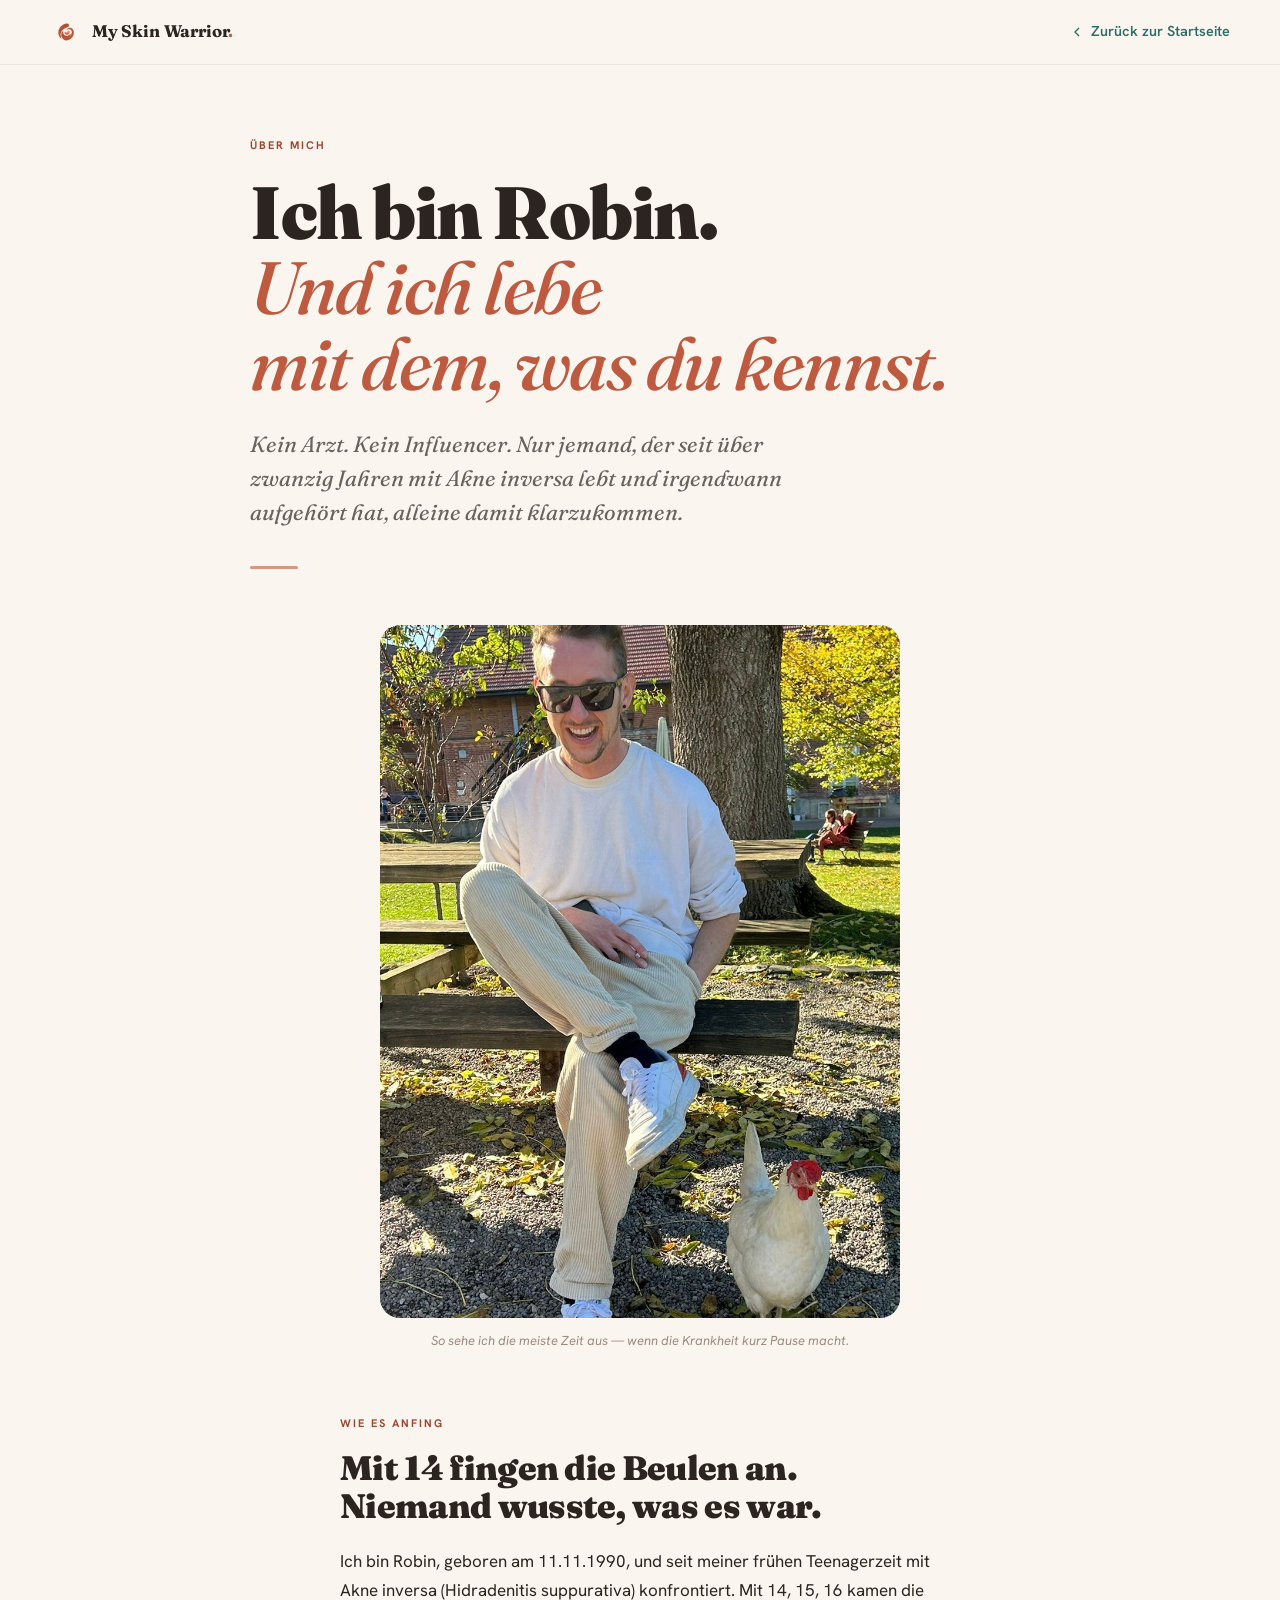
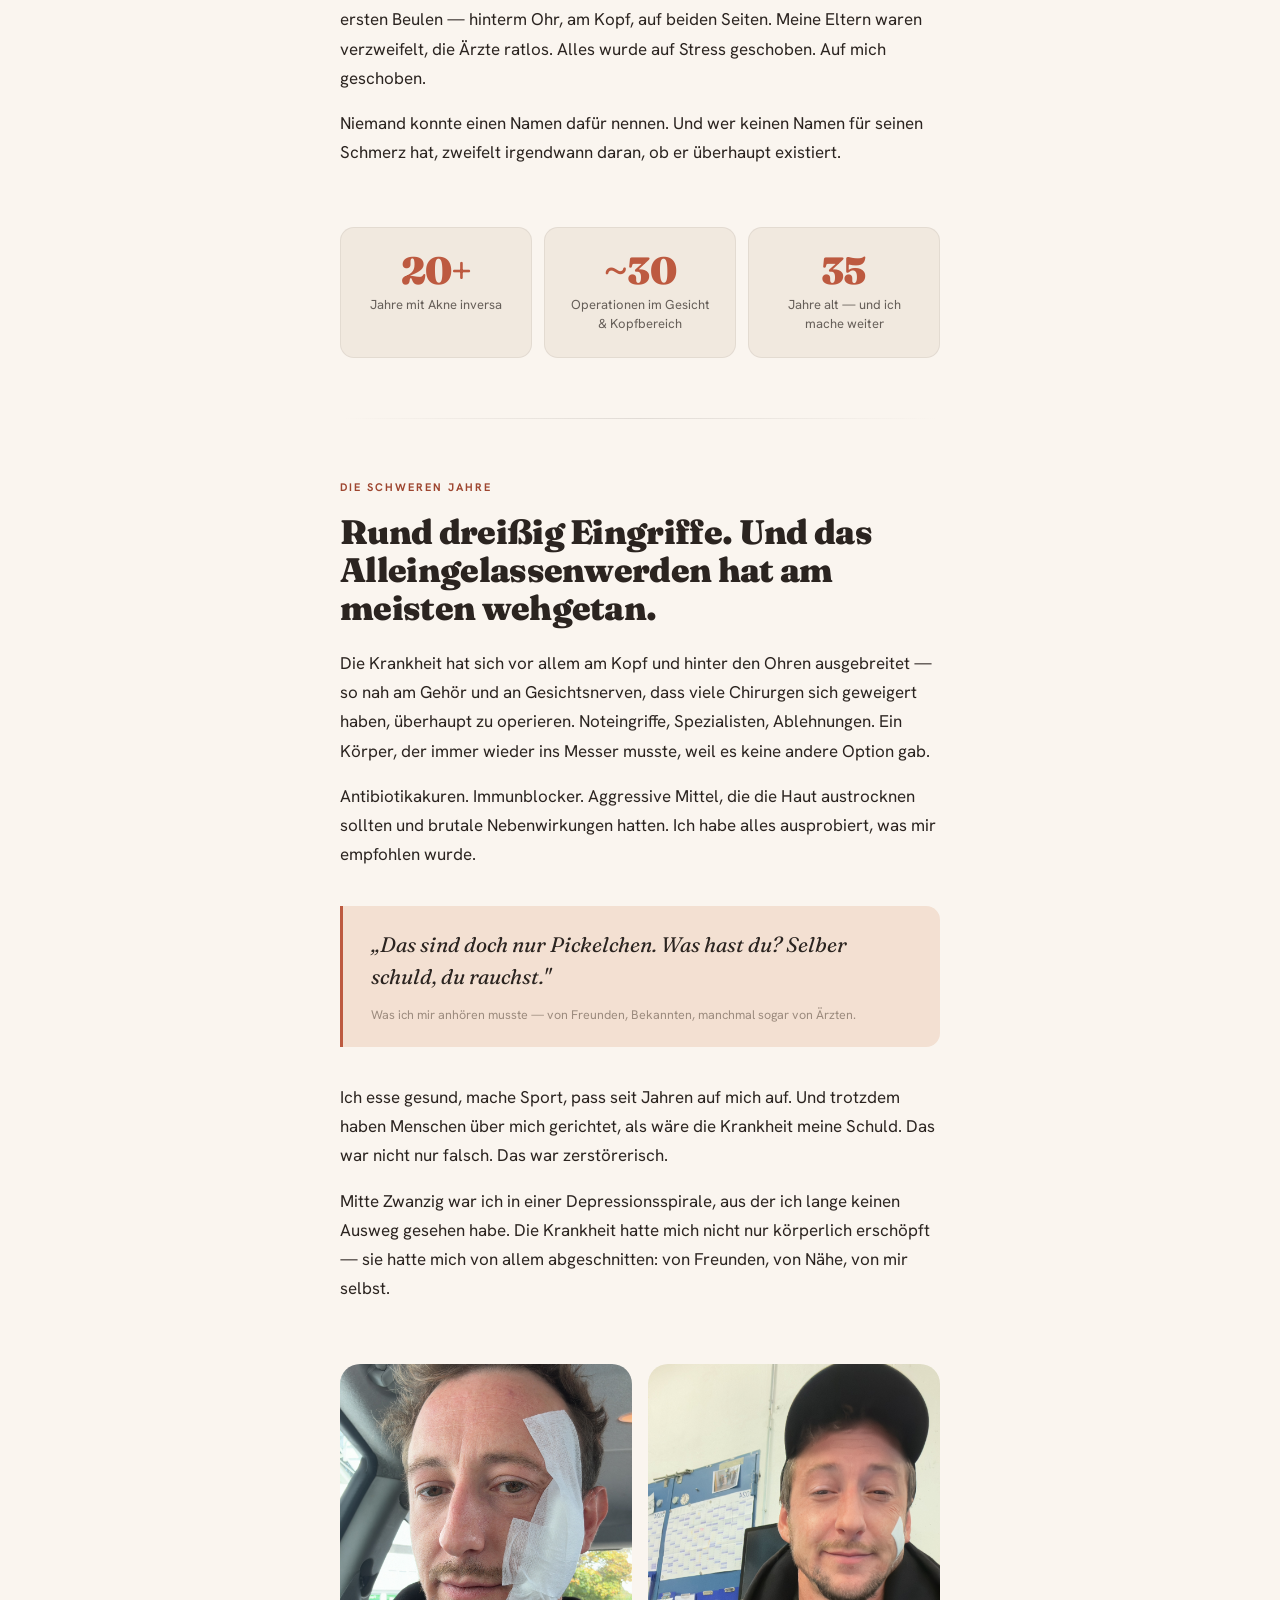
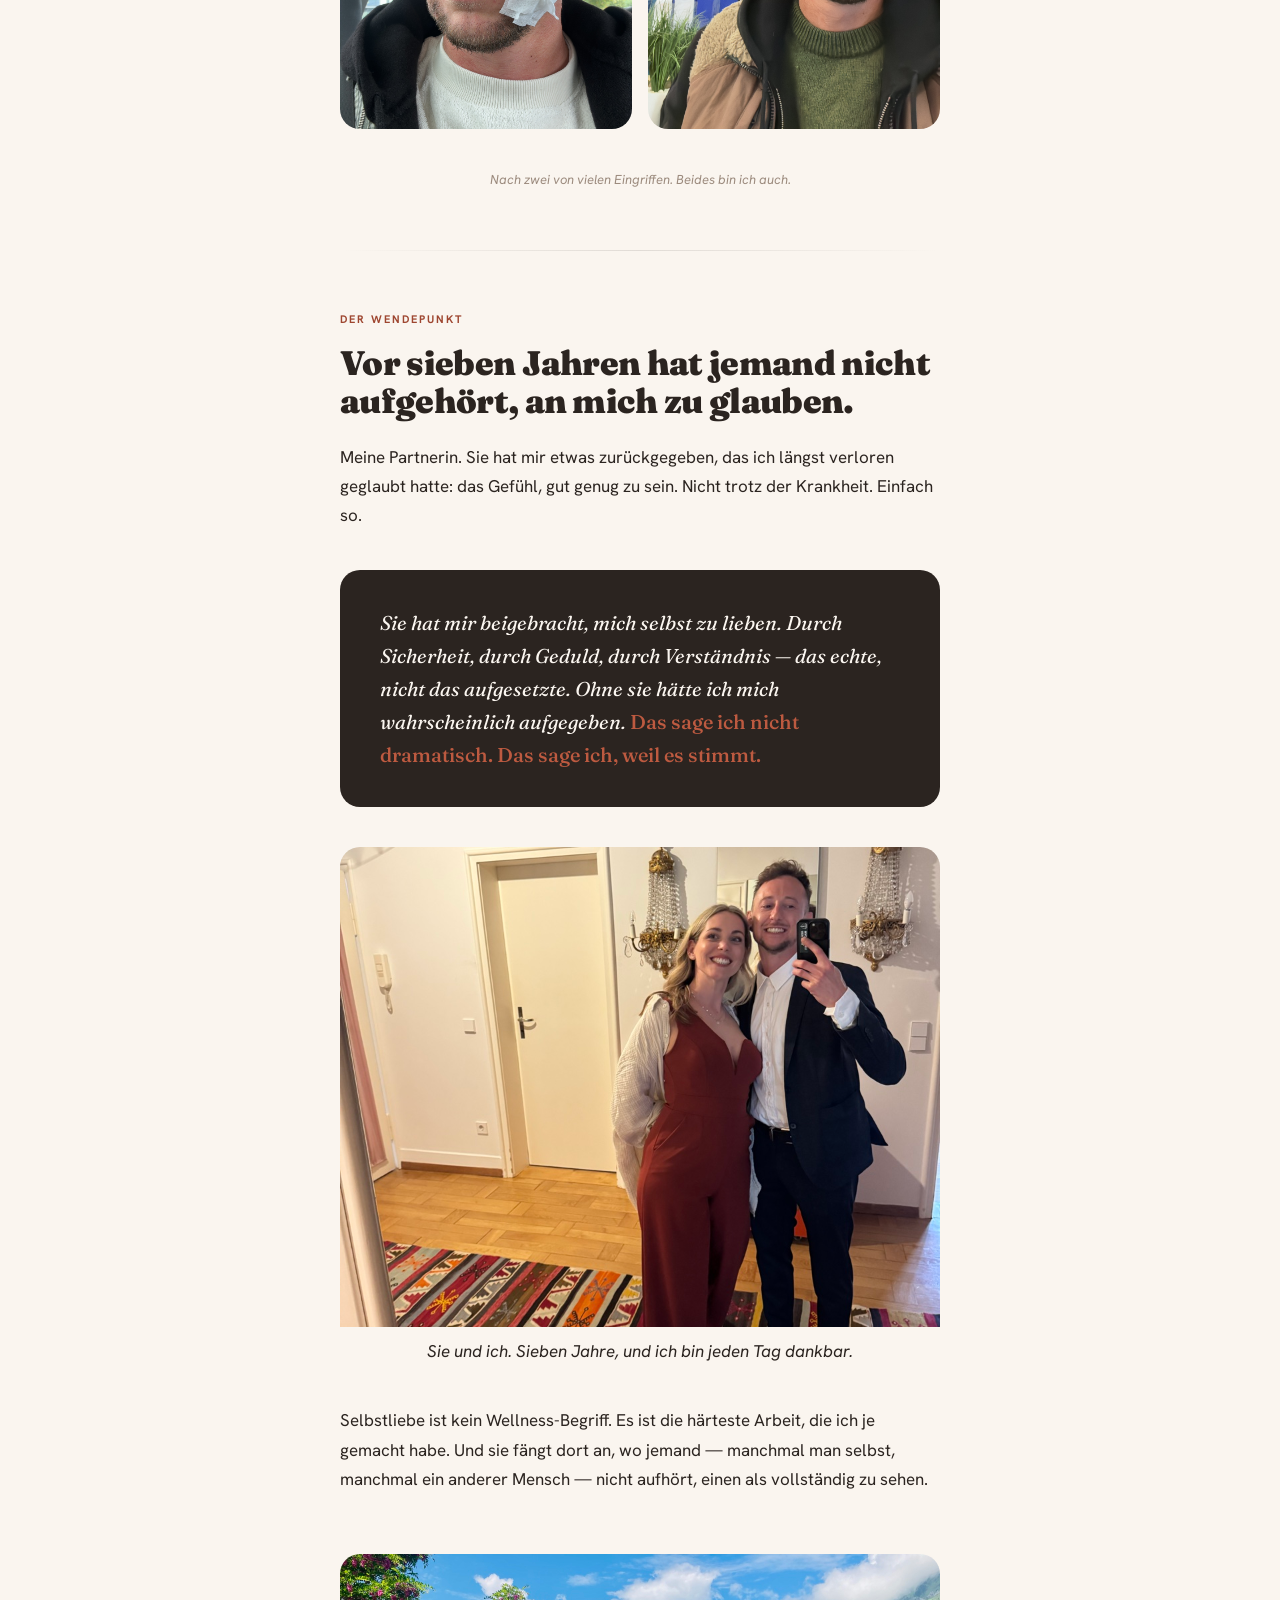
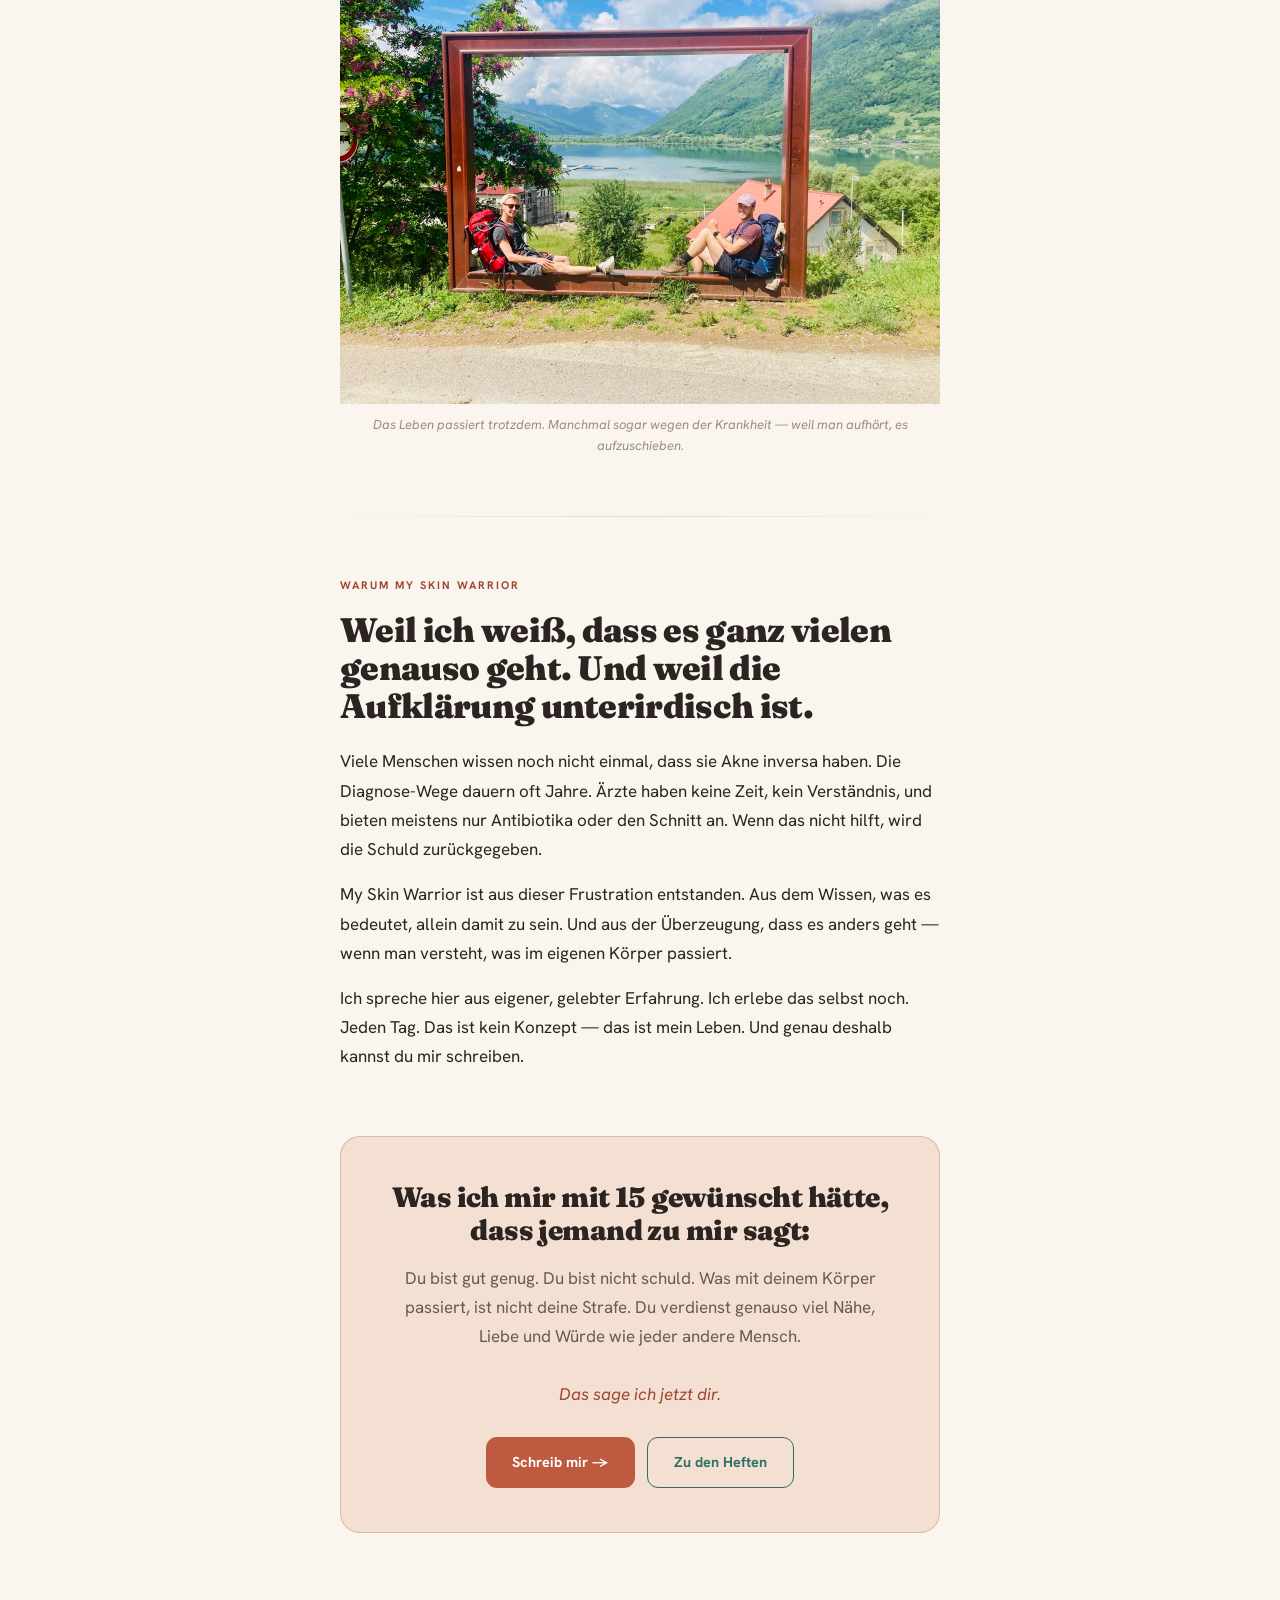
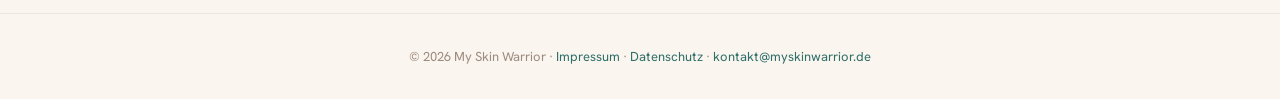
<file: ueber-mich.html>
<!DOCTYPE html>
<html lang="de">
<head>
<meta charset="UTF-8">
<meta name="viewport" content="width=device-width, initial-scale=1.0">
<title>Über mich — Robin | My Skin Warrior</title>
<meta name="description" content="Ich bin Robin, 35 Jahre alt, und lebe seit meiner Teenagerzeit mit Akne inversa. My Skin Warrior ist aus meiner eigenen Geschichte entstanden.">
<meta name="robots" content="index, follow">
<link rel="canonical" href="https://myskinwarrior.de/ueber-mich.html">
<meta name="theme-color" content="#FAF5EF">
<link rel="icon" href="assets/icons/icon-192.png" sizes="192x192">
<link rel="apple-touch-icon" href="assets/icons/apple-touch-icon.png">
<meta property="og:type" content="profile">
<meta property="og:site_name" content="My Skin Warrior">
<meta property="og:locale" content="de_DE">
<meta property="og:url" content="https://myskinwarrior.de/ueber-mich.html">
<meta property="og:title" content="Über mich — Robin von My Skin Warrior">
<meta property="og:description" content="Ich bin Robin, 35, und lebe seit meiner Teenagerzeit mit Akne inversa. My Skin Warrior ist aus meiner eigenen Geschichte entstanden.">
<meta property="og:image" content="https://myskinwarrior.de/assets/og/og-home.jpg">
<meta property="og:image:width" content="1200">
<meta property="og:image:height" content="630">
<meta property="og:image:alt" content="My Skin Warrior">
<meta name="twitter:card" content="summary_large_image">
<meta name="twitter:title" content="Über mich — Robin von My Skin Warrior">
<meta name="twitter:description" content="Ich lebe seit meiner Teenagerzeit mit Akne inversa. My Skin Warrior ist aus meiner eigenen Geschichte entstanden.">
<meta name="twitter:image" content="https://myskinwarrior.de/assets/og/og-home.jpg">
<link rel="stylesheet" href="tokens.css">
<link rel="stylesheet" href="animations.css">
<script>document.documentElement.classList.add('js');</script>
<script defer data-domain="myskinwarrior.de" src="https://plausible.io/js/script.outbound-links.js"></script>
<style>
  * { box-sizing: border-box; margin: 0; padding: 0; }
  html { scroll-behavior: smooth; }

  body {
    font-family: var(--font-body);
    background: var(--paper);
    color: var(--fg1);
    font-size: var(--text-base);
    line-height: var(--lh-body);
    -webkit-font-smoothing: antialiased;
  }

  /* ---- NAV ---- */
  .site-header {
    position: sticky;
    top: 0;
    z-index: 100;
    background: var(--paper);
    border-bottom: 1px solid var(--line-soft);
    padding: 0 40px;
  }
  .header-inner {
    max-width: 1180px;
    margin: 0 auto;
    height: 64px;
    display: flex;
    align-items: center;
    justify-content: space-between;
    gap: 24px;
  }
  .brand {
    display: flex;
    align-items: center;
    gap: 10px;
    text-decoration: none;
    color: var(--fg1);
  }
  .brand img { height: 32px; width: auto; }
  .wordmark {
    font-family: var(--font-display);
    font-weight: 700;
    font-size: 1.05rem;
    letter-spacing: -0.01em;
  }
  .wordmark .dot { color: var(--terracotta); }
  .nav-back {
    display: flex;
    align-items: center;
    gap: 6px;
    font-size: var(--text-sm);
    color: var(--petrol);
    text-decoration: none;
    font-weight: 600;
    transition: color var(--dur) var(--ease);
  }
  .nav-back:hover { color: var(--terracotta); }
  .nav-back svg { width: 16px; height: 16px; stroke: currentColor; fill: none; stroke-width: 2; }

  /* ---- LAYOUT ---- */
  .wrap { max-width: 860px; margin: 0 auto; padding: 0 40px; }
  .wrap-prose { max-width: 680px; margin: 0 auto; padding: 0 40px; }

  /* ---- HERO ---- */
  .hero {
    padding: 72px 0 56px;
  }
  .eyebrow {
    display: block;
    font-family: var(--font-body);
    font-weight: 700;
    font-size: 11px;
    letter-spacing: var(--ls-label);
    text-transform: uppercase;
    color: var(--terracotta-ink);
    margin-bottom: 20px;
  }
  .hero h1 {
    font-family: var(--font-display);
    font-weight: 900;
    font-size: clamp(42px, 7vw, 74px);
    line-height: var(--lh-tight);
    letter-spacing: var(--ls-tight);
    color: var(--fg1);
    margin-bottom: 26px;
  }
  .hero h1 em {
    font-style: italic;
    font-weight: 500;
    color: var(--terracotta);
  }
  .hero-intro {
    font-family: var(--font-display);
    font-style: italic;
    font-weight: 400;
    font-size: clamp(18px, 2.2vw, 22px);
    color: var(--fg2);
    max-width: 580px;
    line-height: 1.55;
    margin-bottom: 36px;
  }
  .hero-rule {
    width: 48px;
    height: 3px;
    background: var(--terracotta);
    border-radius: 2px;
    opacity: 0.6;
  }

  /* ---- PHOTO SECTIONS ---- */
  .photo-hero {
    padding: 0 0 64px;
  }
  .photo-hero-grid {
    max-width: 860px;
    margin: 0 auto;
    padding: 0 40px;
    display: grid;
    grid-template-columns: 3fr 2fr;
    gap: 16px;
  }
  .photo-frame {
    border-radius: var(--r-panel);
    overflow: hidden;
    background: var(--sand);
  }
  .photo-frame img {
    width: 100%;
    height: 100%;
    object-fit: cover;
    display: block;
  }
  .photo-frame-tall { aspect-ratio: 3/4; }
  .photo-frame-sq { aspect-ratio: 1/1; }
  .photo-caption-wrap {
    max-width: 860px;
    margin: 12px auto 0;
    padding: 0 40px;
  }
  .photo-caption {
    font-size: 13px;
    color: var(--taupe);
    font-style: italic;
    text-align: center;
  }

  /* ---- DIVIDER ---- */
  .divider {
    height: 1px;
    background: linear-gradient(90deg, transparent, var(--line), transparent);
    margin: 60px 0;
  }

  /* ---- CONTENT SECTIONS ---- */
  .section-block { margin-bottom: 60px; }

  .section-label {
    display: block;
    font-family: var(--font-body);
    font-weight: 700;
    font-size: 11px;
    letter-spacing: var(--ls-label);
    text-transform: uppercase;
    color: var(--terracotta-ink);
    margin-bottom: 16px;
  }

  .section-block h2 {
    font-family: var(--font-display);
    font-weight: 900;
    font-size: clamp(26px, 3.5vw, 34px);
    letter-spacing: var(--ls-tight);
    line-height: var(--lh-snug);
    color: var(--fg1);
    margin-bottom: 22px;
  }

  .section-block p {
    font-size: var(--text-base);
    color: var(--fg1);
    line-height: var(--lh-loose);
    margin-bottom: 16px;
  }
  .section-block p:last-child { margin-bottom: 0; }

  /* ---- PULL QUOTE ---- */
  .pull-quote {
    margin: 36px 0;
    border-left: 3px solid var(--terracotta);
    padding: 22px 28px;
    background: var(--blush);
    border-radius: 0 var(--r-card) var(--r-card) 0;
  }
  .pull-quote p {
    font-family: var(--font-display);
    font-style: italic;
    font-weight: 400;
    font-size: clamp(17px, 2.3vw, 21px);
    color: var(--fg1);
    line-height: 1.55;
    margin: 0;
  }
  .pull-quote .attr {
    display: block;
    font-family: var(--font-body);
    font-size: 12.5px;
    color: var(--taupe);
    font-style: normal;
    margin-top: 12px;
  }

  /* ---- STATS ---- */
  .stat-row {
    display: grid;
    grid-template-columns: repeat(3, 1fr);
    gap: 12px;
    margin: 40px 0;
  }
  .stat {
    background: var(--sand);
    border-radius: var(--r-card);
    padding: 24px 20px;
    text-align: center;
    border: 1px solid var(--line-soft);
  }
  .stat-num {
    font-family: var(--font-display);
    font-weight: 900;
    font-size: 38px;
    color: var(--terracotta);
    letter-spacing: var(--ls-tight);
    line-height: 1;
  }
  .stat-label {
    font-size: 13px;
    color: var(--fg2);
    margin-top: 6px;
    line-height: 1.4;
  }

  /* ---- PHOTO INLINE ---- */
  .photo-inline {
    margin: 40px 0;
    border-radius: var(--r-panel);
    overflow: hidden;
  }
  .photo-inline img {
    width: 100%;
    max-height: 480px;
    object-fit: cover;
    display: block;
  }
  .photo-inline-caption {
    font-size: 13px;
    color: var(--taupe);
    font-style: italic;
    margin-top: 10px;
    text-align: center;
  }

  /* ---- PARTNER BLOCK ---- */
  .partner-block {
    background: var(--espresso);
    border-radius: var(--r-panel);
    padding: 36px 40px;
    margin: 40px 0;
  }
  .partner-block p {
    font-family: var(--font-display);
    font-style: italic;
    font-weight: 400;
    font-size: clamp(17px, 2.2vw, 20px);
    color: #FBF6F0;
    line-height: 1.65;
    margin: 0;
  }
  .partner-block p em {
    font-style: normal;
    color: var(--terracotta);
    font-weight: 500;
  }

  /* ---- PHOTO PAIR ---- */
  .photo-pair {
    display: grid;
    grid-template-columns: 1fr 1fr;
    gap: 16px;
    margin: 40px 0;
  }
  .photo-pair-frame {
    border-radius: var(--r-panel);
    overflow: hidden;
    aspect-ratio: 4/5;
  }
  .photo-pair-frame img {
    width: 100%;
    height: 100%;
    object-fit: cover;
    display: block;
  }
  .photo-pair-caption {
    font-size: 13px;
    color: var(--taupe);
    font-style: italic;
    margin-top: 10px;
    text-align: center;
  }

  /* ---- FINAL CTA ---- */
  .final-cta {
    margin: 64px 0 80px;
    padding: 44px 48px;
    background: var(--blush);
    border-radius: var(--r-panel);
    border: 1px solid var(--line-accent);
    text-align: center;
  }
  .final-cta h3 {
    font-family: var(--font-display);
    font-weight: 900;
    font-size: clamp(22px, 3vw, 28px);
    letter-spacing: var(--ls-tight);
    color: var(--fg1);
    margin-bottom: 16px;
    line-height: 1.2;
  }
  .final-cta p {
    font-size: var(--text-base);
    color: var(--fg2);
    max-width: 520px;
    margin: 0 auto 28px;
    line-height: var(--lh-loose);
  }
  .btn-group {
    display: flex;
    gap: 12px;
    justify-content: center;
    flex-wrap: wrap;
  }
  .btn {
    display: inline-flex;
    align-items: center;
    gap: 8px;
    font-family: var(--font-body);
    font-weight: 700;
    font-size: var(--text-sm);
    padding: 13px 26px;
    border-radius: var(--r-btn);
    text-decoration: none;
    transition: background var(--dur) var(--ease), color var(--dur) var(--ease);
    cursor: pointer;
    border: none;
  }
  .btn-primary {
    background: var(--terracotta);
    color: #fff;
  }
  .btn-primary:hover { background: var(--terracotta-press); }
  .btn-secondary {
    background: transparent;
    color: var(--petrol);
    border: 1.5px solid var(--petrol);
  }
  .btn-secondary:hover { background: var(--petrol); color: #fff; }

  /* ---- FOOTER ---- */
  footer {
    border-top: 1px solid var(--line-soft);
    padding: 32px 40px;
    text-align: center;
  }
  footer p {
    font-size: 13px;
    color: var(--taupe);
  }
  footer a { color: var(--petrol); text-decoration: none; }
  footer a:hover { text-decoration: underline; }

  /* ---- SEITENSPEZIFISCHE EFFEKTE ---- */
  /* Foto-Paar: Frames gleiten gegenläufig zusammen */
  html.js .photo-pair[data-stagger] > :first-child { translate: -14px 14px; }
  html.js .photo-pair[data-stagger] > :last-child { translate: 14px 14px; }
  html.js .photo-pair[data-stagger].in > * { translate: 0 0; }
  /* Partner-Block: bekommt einen Tick mehr Präsenz */
  html.js [data-stagger] > .partner-block { scale: 0.98; }
  html.js [data-stagger].in > .partner-block {
    scale: 1;
    transition: opacity 0.7s var(--ease-out) var(--rd, 0ms), translate 0.7s var(--ease-out) var(--rd, 0ms), scale 0.7s var(--ease-out) var(--rd, 0ms);
  }
  @media (prefers-reduced-motion: reduce) {
    html.js .photo-pair[data-stagger] > *,
    html.js [data-stagger] > .partner-block { translate: 0 0; scale: 1; transition: none; }
  }
  body.motion-off .photo-pair[data-stagger] > *,
  body.motion-off [data-stagger] > .partner-block { translate: 0 0 !important; scale: 1 !important; transition: none !important; }

  /* ---- RESPONSIVE ---- */
  @media (max-width: 680px) {
    .site-header { padding: 0 20px; }
    .wrap, .wrap-prose, .photo-caption-wrap { padding: 0 20px; }
    .photo-hero-grid { padding: 0 20px; grid-template-columns: 1fr; }
    .photo-frame-sq { display: none; }
    .stat-row { grid-template-columns: 1fr 1fr; }
    .stat:last-child { grid-column: 1 / -1; }
    .photo-pair { grid-template-columns: 1fr; }
    .partner-block { padding: 26px 24px; }
    .final-cta { padding: 32px 24px; }
    footer { padding: 28px 20px; }
  }
</style>
</head>
<body>

<!-- NAV -->
<header class="site-header">
  <div class="header-inner">
    <a class="brand" href="index.html" aria-label="My Skin Warrior — Startseite">
      <img src="assets/logo.png" alt="">
      <span class="wordmark">My Skin Warrior<span class="dot">.</span></span>
    </a>
    <a class="nav-back" href="index.html">
      <svg viewBox="0 0 24 24"><polyline points="15 18 9 12 15 6"/></svg>
      Zurück zur Startseite
    </a>
  </div>
</header>

<!-- HERO -->
<div class="wrap">
  <div class="hero">
    <span class="eyebrow reveal">Über mich</span>
    <h1 class="reveal" style="--rd:60ms">Ich bin Robin.<br><em>Und ich lebe<br>mit dem, was du kennst.</em></h1>
    <p class="hero-intro reveal" style="--rd:140ms">Kein Arzt. Kein Influencer. Nur jemand, der seit über zwanzig Jahren mit Akne inversa lebt und irgendwann aufgehört hat, alleine damit klarzukommen.</p>
    <div class="hero-rule line-grow" style="--rd:260ms; transform-origin: left;"></div>
  </div>
</div>

<!-- HERO FOTOS -->
<div class="photo-hero">
  <div class="photo-hero-grid" style="grid-template-columns: 1fr;">
    <div class="photo-frame photo-frame-tall reveal reveal-img" style="max-width: 520px; margin: 0 auto; width: 100%;">
      <img src="assets/about/robin-park.jpg" alt="Robin sitzt lachend auf einer Parkbank">
    </div>
  </div>
  <div class="photo-caption-wrap">
    <p class="photo-caption reveal" style="--rd:200ms">So sehe ich die meiste Zeit aus — wenn die Krankheit kurz Pause macht.</p>
  </div>
</div>

<!-- CONTENT -->
<div class="wrap-prose">

  <!-- BLOCK 1 -->
  <div class="section-block" data-stagger="90">
    <span class="section-label">Wie es anfing</span>
    <h2>Mit 14 fingen die Beulen an. Niemand wusste, was es war.</h2>
    <p>Ich bin Robin, geboren am 11.11.1990, und seit meiner frühen Teenagerzeit mit Akne inversa (Hidradenitis suppurativa) konfrontiert. Mit 14, 15, 16 kamen die ersten Beulen — hinterm Ohr, am Kopf, auf beiden Seiten. Meine Eltern waren verzweifelt, die Ärzte ratlos. Alles wurde auf Stress geschoben. Auf mich geschoben.</p>
    <p>Niemand konnte einen Namen dafür nennen. Und wer keinen Namen für seinen Schmerz hat, zweifelt irgendwann daran, ob er überhaupt existiert.</p>
  </div>

  <!-- STATS -->
  <div class="stat-row" data-stagger="130">
    <div class="stat">
      <div class="stat-num" data-count="20" data-suffix="+">20+</div>
      <div class="stat-label">Jahre mit Akne inversa</div>
    </div>
    <div class="stat">
      <div class="stat-num" data-count="30" data-prefix="~">~30</div>
      <div class="stat-label">Operationen im Gesicht & Kopfbereich</div>
    </div>
    <div class="stat">
      <div class="stat-num" data-count="35">35</div>
      <div class="stat-label">Jahre alt — und ich mache weiter</div>
    </div>
  </div>

  <div class="divider line-grow"></div>

  <!-- BLOCK 2 -->
  <div class="section-block" data-stagger="90">
    <span class="section-label">Die schweren Jahre</span>
    <h2>Rund dreißig Eingriffe. Und das Alleingelassenwerden hat am meisten wehgetan.</h2>
    <p>Die Krankheit hat sich vor allem am Kopf und hinter den Ohren ausgebreitet — so nah am Gehör und an Gesichtsnerven, dass viele Chirurgen sich geweigert haben, überhaupt zu operieren. Noteingriffe, Spezialisten, Ablehnungen. Ein Körper, der immer wieder ins Messer musste, weil es keine andere Option gab.</p>
    <p>Antibiotikakuren. Immunblocker. Aggressive Mittel, die die Haut austrocknen sollten und brutale Nebenwirkungen hatten. Ich habe alles ausprobiert, was mir empfohlen wurde.</p>

    <div class="pull-quote">
      <p>„Das sind doch nur Pickelchen. Was hast du? Selber schuld, du rauchst."</p>
      <span class="attr">Was ich mir anhören musste — von Freunden, Bekannten, manchmal sogar von Ärzten.</span>
    </div>

    <p>Ich esse gesund, mache Sport, pass seit Jahren auf mich auf. Und trotzdem haben Menschen über mich gerichtet, als wäre die Krankheit meine Schuld. Das war nicht nur falsch. Das war zerstörerisch.</p>
    <p>Mitte Zwanzig war ich in einer Depressionsspirale, aus der ich lange keinen Ausweg gesehen habe. Die Krankheit hatte mich nicht nur körperlich erschöpft — sie hatte mich von allem abgeschnitten: von Freunden, von Nähe, von mir selbst.</p>
  </div>

  <!-- OP FOTOS -->
  <div class="photo-pair" data-stagger="150">
    <div class="photo-pair-frame">
      <img src="assets/about/robin-op-auto.jpg" alt="Robin nach einer Operation mit Verband">
    </div>
    <div class="photo-pair-frame">
      <img src="assets/about/robin-op-klinik.jpg" alt="Robin mit Verband — nach Eingriff">
    </div>
  </div>
  <p class="photo-pair-caption reveal" style="--rd:220ms">Nach zwei von vielen Eingriffen. Beides bin ich auch.</p>

  <div class="divider line-grow"></div>

  <!-- BLOCK 3 -->
  <div class="section-block" data-stagger="90">
    <span class="section-label">Der Wendepunkt</span>
    <h2>Vor sieben Jahren hat jemand nicht aufgehört, an mich zu glauben.</h2>
    <p>Meine Partnerin. Sie hat mir etwas zurückgegeben, das ich längst verloren geglaubt hatte: das Gefühl, gut genug zu sein. Nicht trotz der Krankheit. Einfach so.</p>

    <div class="partner-block">
      <p>Sie hat mir beigebracht, mich selbst zu lieben. Durch Sicherheit, durch Geduld, durch Verständnis — das echte, nicht das aufgesetzte. Ohne sie hätte ich mich wahrscheinlich aufgegeben. <em>Das sage ich nicht dramatisch. Das sage ich, weil es stimmt.</em></p>
    </div>

    <div class="photo-inline" style="margin-top: 32px;">
      <img src="assets/about/robin-partnerin-spiegel.jpg" alt="Robin und seine Partnerin — Spiegelselfie, festlich gekleidet">
      <p class="photo-inline-caption">Sie und ich. Sieben Jahre, und ich bin jeden Tag dankbar.</p>
    </div>

    <p>Selbstliebe ist kein Wellness-Begriff. Es ist die härteste Arbeit, die ich je gemacht habe. Und sie fängt dort an, wo jemand — manchmal man selbst, manchmal ein anderer Mensch — nicht aufhört, einen als vollständig zu sehen.</p>
  </div>

  <!-- PARTNERIN BERGSEE FOTO -->
  <div class="photo-inline reveal reveal-img">
    <img src="assets/about/robin-partnerin-bergsee.jpg" alt="Robin und seine Partnerin mit Wanderrucksäcken vor einem Bergsee">
    <p class="photo-inline-caption">Das Leben passiert trotzdem. Manchmal sogar wegen der Krankheit — weil man aufhört, es aufzuschieben.</p>
  </div>

  <div class="divider line-grow"></div>

  <!-- BLOCK 4 -->
  <div class="section-block" data-stagger="90">
    <span class="section-label">Warum My Skin Warrior</span>
    <h2>Weil ich weiß, dass es ganz vielen genauso geht. Und weil die Aufklärung unterirdisch ist.</h2>
    <p>Viele Menschen wissen noch nicht einmal, dass sie Akne inversa haben. Die Diagnose-Wege dauern oft Jahre. Ärzte haben keine Zeit, kein Verständnis, und bieten meistens nur Antibiotika oder den Schnitt an. Wenn das nicht hilft, wird die Schuld zurückgegeben.</p>
    <p>My Skin Warrior ist aus dieser Frustration entstanden. Aus dem Wissen, was es bedeutet, allein damit zu sein. Und aus der Überzeugung, dass es anders geht — wenn man versteht, was im eigenen Körper passiert.</p>
    <p>Ich spreche hier aus eigener, gelebter Erfahrung. Ich erlebe das selbst noch. Jeden Tag. Das ist kein Konzept — das ist mein Leben. Und genau deshalb kannst du mir schreiben.</p>
  </div>

  <!-- FINAL CTA -->
  <div class="final-cta reveal">
    <h3>Was ich mir mit 15 gewünscht hätte, dass jemand zu mir sagt:</h3>
    <p>Du bist gut genug. Du bist nicht schuld. Was mit deinem Körper passiert, ist nicht deine Strafe. Du verdienst genauso viel Nähe, Liebe und Würde wie jeder andere Mensch.</p>
    <p style="font-style:italic; color: var(--terracotta-ink); margin-bottom: 28px;">Das sage ich jetzt dir.</p>
    <div class="btn-group">
      <a class="btn btn-primary" href="mailto:kontakt@myskinwarrior.de">Schreib mir →</a>
      <a class="btn btn-secondary" href="index.html">Zu den Heften</a>
    </div>
  </div>

</div>

<!-- FOOTER -->
<footer>
  <p>© 2026 My Skin Warrior · <a href="impressum.html">Impressum</a> · <a href="datenschutz.html">Datenschutz</a> · <a href="mailto:kontakt@myskinwarrior.de">kontakt@myskinwarrior.de</a></p>
</footer>

<script src="animations.js"></script>

<script type="application/ld+json">
{
  "@context": "https://schema.org",
  "@graph": [
    {
      "@type": "Person",
      "@id": "https://myskinwarrior.de/ueber-mich.html#robin",
      "name": "Robin",
      "url": "https://myskinwarrior.de/ueber-mich.html",
      "description": "Robin lebt seit seiner Teenagerzeit mit Akne inversa (Hidradenitis suppurativa) und hat My Skin Warrior aus eigener Betroffenheit gegründet — die Hefte und das Tagebuch für Menschen mit HS.",
      "knowsAbout": [
        "Akne inversa",
        "Hidradenitis suppurativa",
        "Leben mit chronischer Hauterkrankung",
        "Symptomdokumentation"
      ],
      "worksFor": { "@id": "https://myskinwarrior.de/#org" }
    },
    {
      "@type": "BreadcrumbList",
      "itemListElement": [
        { "@type": "ListItem", "position": 1, "name": "Startseite", "item": "https://myskinwarrior.de/" },
        { "@type": "ListItem", "position": 2, "name": "Über mich", "item": "https://myskinwarrior.de/ueber-mich.html" }
      ]
    }
  ]
}
</script>

</body>
</html>
</file>
<file: tokens.css>
/* ============================================================
   MY SKIN WARRIOR — Landingpage Tokens
   Palette & Typo nach Gründer-Briefing (Terracotta/Petrol auf Papier),
   abgestimmt auf die echten Heft-Cover.
   ============================================================ */

@import url('https://fonts.googleapis.com/css2?family=Fraunces:ital,opsz,wght@0,9..144,400;0,9..144,500;0,9..144,600;0,9..144,700;0,9..144,900;1,9..144,400;1,9..144,500;1,9..144,600;1,9..144,900&family=Hanken+Grotesk:wght@400;500;600;700&family=JetBrains+Mono:wght@400;500;600&display=swap');

:root {
  /* ---- Brand palette (Briefing — exakt) ---- */
  --paper:        #FAF5EF; /* Hintergrund */
  --paper-deep:   #F6EFE6; /* leicht tiefere Papierfläche */
  --espresso:     #2B2420; /* Text / Ink-CTA */
  --espresso-2:   #3A322C; /* hover ink */
  --terracotta:   #BD5A40; /* Primär-Akzent */
  --terracotta-ink:#9E4630; /* kleiner Terracotta-Text (Kontrast) */
  --terracotta-press:#A24A33;
  --petrol:       #2E6E68; /* Sekundär-Akzent */
  --petrol-press: #255C57;
  --sand:         #F1E9DF; /* Fläche */
  --blush:        #F3E0D2; /* Fläche warm */
  --taupe:        #9C8B7E; /* gedämpft / meta */

  /* ---- Akzent (per Tweak überschreibbar — Ink/Press werden abgeleitet) ---- */
  --accent:       var(--terracotta);
  --accent-ink:   color-mix(in srgb, var(--accent) 84%, #1a0e08);
  --accent-press: color-mix(in srgb, var(--accent) 88%, #1a0e08);

  /* ---- Semantische Vordergründe ---- */
  --fg1: var(--espresso);
  --fg2: rgba(43, 36, 32, 0.70);
  --fg3: rgba(43, 36, 32, 0.50);
  --fg-on-ink: #FBF6F0;

  /* ---- Linien ---- */
  --line:      rgba(43, 36, 32, 0.12);
  --line-soft: rgba(43, 36, 32, 0.07);
  --line-accent: rgba(189, 90, 64, 0.30);

  /* ---- Schrift ---- */
  --font-display: 'Fraunces', Georgia, serif;
  --font-body:    'Hanken Grotesk', system-ui, sans-serif;
  --font-mono:    'JetBrains Mono', ui-monospace, monospace;

  /* ---- Typoskala ---- */
  --text-xs:   0.78rem;
  --text-sm:   0.9rem;
  --text-base: 1.0625rem;
  --text-md:   1.2rem;
  --text-lg:   1.5rem;
  --text-xl:   2rem;
  --text-2xl:  2.75rem;
  --text-3xl:  3.75rem;
  --text-4xl:  5rem;

  /* ---- Zeilen / Tracking ---- */
  --lh-tight: 1.02;
  --lh-snug:  1.12;
  --lh-body:  1.62;
  --lh-loose: 1.72;
  --ls-tight: -0.02em;
  --ls-label: 0.18em;

  /* ---- 8px Raster ---- */
  --s1: 4px; --s2: 8px; --s3: 16px; --s4: 24px; --s5: 32px;
  --s6: 48px; --s7: 64px; --s8: 96px; --s9: 128px; --s10: 168px;

  /* ---- Radien ---- */
  --r-btn:   11px;
  --r-card:  14px;
  --r-panel: 20px;
  --r-pill:  50px;

  /* ---- Schatten (weich, warm) ---- */
  --sh-sm:     0 1px 2px rgba(43, 36, 32, 0.05);
  --sh-card:   0 4px 18px rgba(43, 36, 32, 0.06), 0 1px 3px rgba(43, 36, 32, 0.05);
  --sh-lift:   0 18px 48px rgba(43, 36, 32, 0.12), 0 4px 12px rgba(43, 36, 32, 0.06);

  /* ---- Motion ---- */
  --ease: cubic-bezier(0.22, 0.61, 0.36, 1);
  --ease-out: cubic-bezier(0.16, 1, 0.3, 1);
  --dur: 240ms;
  --dur-slow: 700ms;
  --motion: 1; /* per Tweak: 0 = reduziert */

  /* ---- Layout ---- */
  --maxw-prose: 680px;
  --maxw-page:  1180px;
}
</file>
<file: animations.css>
/* ============================================================
   MY SKIN WARRIOR — Animations (gemeinsames Effekt-Vokabular)
   Eingebunden von index.html und ueber-mich.html.
   Versteckte Ausgangszustände gelten nur unter html.js —
   ohne JavaScript ist alles sofort sichtbar (kein CLS).
   prefers-reduced-motion und body.motion-off schalten alles ab.
   ============================================================ */

/* ---- Reveal on scroll ---- */
html.js .reveal { opacity: 0; transform: translateY(22px); }
html.js .reveal.in {
  opacity: 1; transform: none;
  transition: opacity 0.7s var(--ease-out), transform 0.7s var(--ease-out);
  transition-delay: var(--rd, 0ms);
}

/* Bild-Settle: Container revealt, das Bild setzt sich aus leichtem Zoom */
.reveal-img { overflow: hidden; }
html.js .reveal-img img { scale: 1.06; transition: scale 1.2s var(--ease-out); }
html.js .reveal-img.in img,
html.js .in .reveal-img img { scale: 1; }

/* ---- Stagger-Gruppen: Kinder blenden nacheinander ein ----
   animations.js vergibt --rd pro Kind (data-stagger="70" = Schrittweite ms) */
html.js [data-stagger] > * { opacity: 0; translate: 0 16px; }
html.js [data-stagger].in > * {
  opacity: 1; translate: 0 0;
  transition: opacity 0.6s var(--ease-out), translate 0.6s var(--ease-out);
  transition-delay: var(--rd, 0ms);
}

/* ---- Gezogene Linie unter <em> (Signature-Unterstreichung) ---- */
.u-wavy { position: relative; display: inline-block; }
.u-wavy .u-draw {
  position: absolute; left: -0.04em; bottom: -0.1em; width: calc(100% + 0.08em); height: 0.24em;
  overflow: visible; pointer-events: none;
}
.u-wavy .u-draw path {
  fill: none; stroke: var(--accent); stroke-width: 3px; stroke-linecap: round;
  vector-effect: non-scaling-stroke; opacity: 0.85;
}
html.js .u-wavy .u-draw path {
  stroke-dasharray: 1; stroke-dashoffset: 1;
  transition: stroke-dashoffset 0.8s var(--ease) 0.55s;
}
html.js .in .u-wavy .u-draw path,
html.js .u-wavy.in .u-draw path { stroke-dashoffset: 0; }

/* ---- Linien, die sich ziehen (Divider, Regel-Elemente) ---- */
html.js .line-grow { transform: scaleX(0); transform-origin: center; }
html.js .line-grow.in,
html.js .in .line-grow {
  transform: scaleX(1);
  transition: transform 0.9s var(--ease-out) var(--rd, 0ms);
}

/* ---- Count-up-Zahlen (via animations.js) ---- */
[data-count] { font-variant-numeric: tabular-nums; }

/* ============================================================
   Reduced Motion / motion-off: alles sofort sichtbar, keine Effekte
   ============================================================ */
@media (prefers-reduced-motion: reduce) {
  html.js .reveal,
  html.js [data-stagger] > * { opacity: 1; transform: none; translate: 0 0; transition: none; }
  html.js .reveal-img img { scale: 1; transition: none; }
  html.js .u-wavy .u-draw path { stroke-dashoffset: 0; transition: none; }
  html.js .line-grow { transform: none; transition: none; }
}
body.motion-off .reveal,
body.motion-off [data-stagger] > * { opacity: 1 !important; transform: none !important; translate: 0 0 !important; transition: none !important; }
body.motion-off .reveal-img img { scale: 1 !important; transition: none !important; }
body.motion-off .u-wavy .u-draw path { stroke-dashoffset: 0 !important; transition: none !important; }
body.motion-off .line-grow { transform: none !important; transition: none !important; }
</file>
